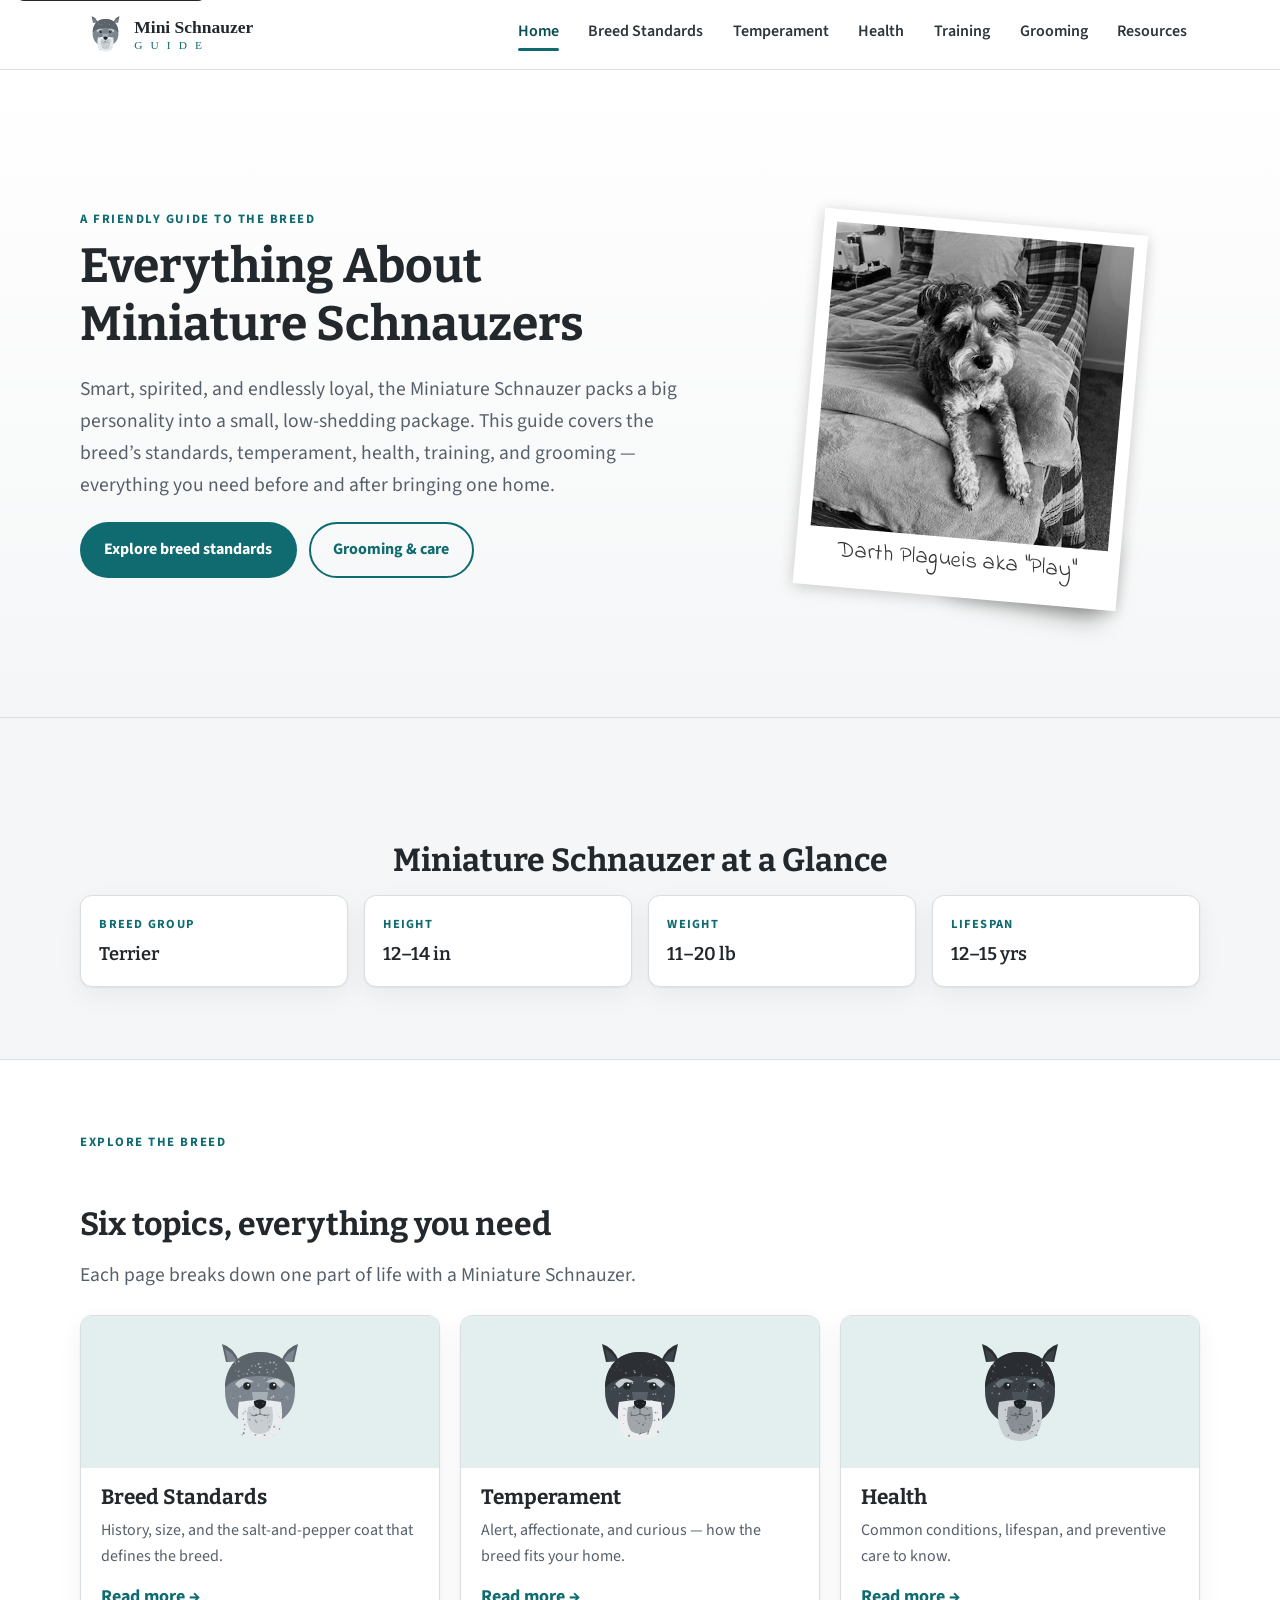
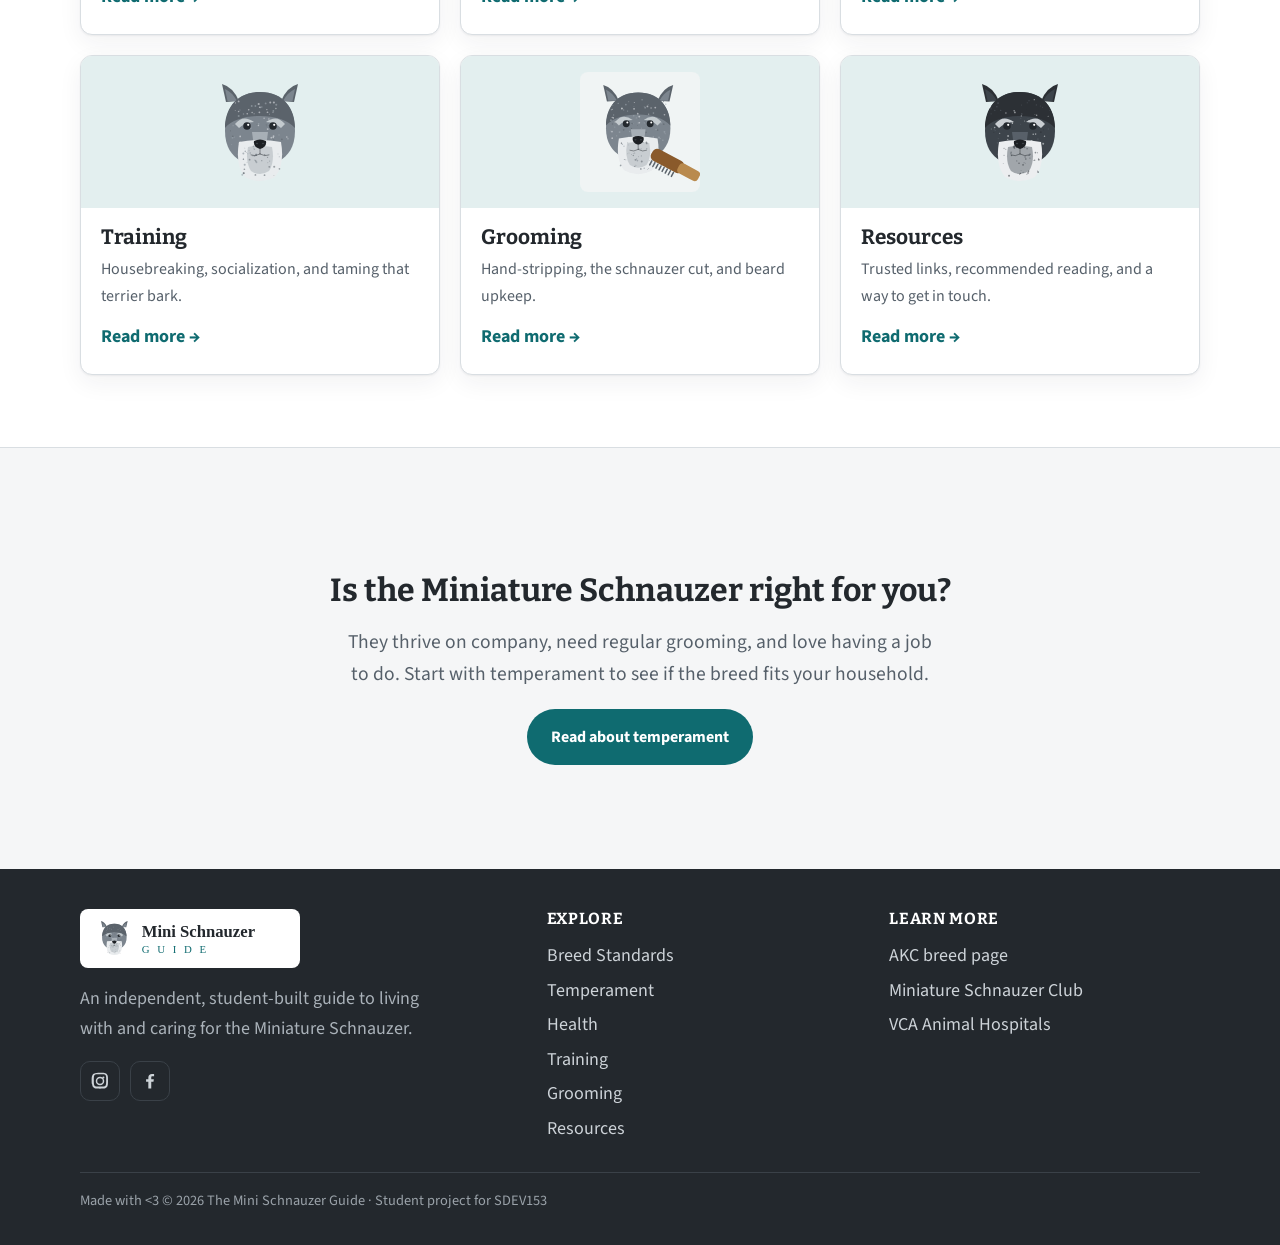
<file: index.html>
<!DOCTYPE html>
<html lang="en">
<head>
  <meta charset="UTF-8">
  <meta name="viewport" content="width=device-width, initial-scale=1">
  <title>Miniature Schnauzer Guide — Breed Standards, Temperament, Health &amp; Care</title>
  <meta name="description" content="A friendly, complete guide to the Miniature Schnauzer: breed standards, temperament, health, training, and grooming for prospective and current owners.">
  <meta name="keywords" content="Miniature Schnauzer, schnauzer breed, schnauzer care, home">
  <meta name="author" content="The Mini Schnauzer Guide">
  <!-- Open Graph / social preview (SEO) -->
  <meta property="og:type" content="website">
  <meta property="og:title" content="Miniature Schnauzer Guide — Breed Standards, Temperament, Health &amp; Care">
  <meta property="og:description" content="A friendly, complete guide to the Miniature Schnauzer: breed standards, temperament, health, training, and grooming for prospective and current owners.">
  <link rel="icon" href="images/favicon.svg" type="image/svg+xml">
  <link rel="preconnect" href="https://fonts.googleapis.com">
  <link rel="preconnect" href="https://fonts.gstatic.com" crossorigin>
  <link rel="stylesheet" href="https://fonts.googleapis.com/css2?family=Bitter:wght@500;600;700&amp;family=Source+Sans+3:wght@400;600;700&amp;display=swap">
  <link rel="stylesheet" href="css/styles.css">
  <style>
@import url('https://fonts.googleapis.com/css2?family=Indie+Flower&display=swap');
</style>
</head>
<body>
  <a class="skip-link" href="#main">Skip to main content</a>
  <header class="site-header">
    <div class="wrap site-header__inner">
      <a class="brand" href="index.html">
        <img src="images/miniature-schnauzer-logo.svg" alt="The Mini Schnauzer Guide — return to home page" width="210">
      </a>
      <button class="nav-toggle" aria-expanded="false" aria-controls="primary-nav">
        <span class="bars" aria-hidden="true"></span><span class="label">Menu</span>
      </button>
      <nav class="primary-nav" id="primary-nav" aria-label="Main">
        <ul>
          <li><a href="index.html" aria-current="page">Home</a></li>
          <li><a href="breed-standards.html">Breed Standards</a></li>
          <li><a href="temperament.html">Temperament</a></li>
          <li><a href="health.html">Health</a></li>
          <li><a href="training.html">Training</a></li>
          <li><a href="grooming.html">Grooming</a></li>
          <li><a href="resources.html">Resources</a></li>
        </ul>
      </nav>
    </div>
  </header>

  <main id="main">
    <section class="hero">
      <div class="wrap hero__grid">
        <div class="hero__copy">
          <p class="eyebrow">A friendly guide to the breed</p>
          <h1>Everything About Miniature Schnauzers</h1>
          <p class="lead">Smart, spirited, and endlessly loyal, the Miniature Schnauzer packs a big personality into a small, low-shedding package. This guide covers the breed&rsquo;s standards, temperament, health, training, and grooming &mdash; everything you need before and after bringing one home.</p>
          <div class="btn-row">
            <a class="btn btn--primary" href="breed-standards.html">Explore breed standards</a>
            <a class="btn btn--ghost" href="grooming.html">Grooming &amp; care</a>
          </div>
        </div>
        <div class="hero__art">
           <div class="item">
    <div class="polaroid"><img src="images/hero.jpeg" alt="Darth Plagueis the Wise" width="420" height="360">
      <div class="caption scribbles">Darth Plagueis aka "Play" </div>
    </div>
  </div>
          
        </div>
      </div>
    </section>

    <section class="section">
      <div class="wrap">
        <h2 class="center">Miniature Schnauzer at a Glance</h2>
        <dl class="facts">
          <div><dt>Breed group</dt><dd>Terrier</dd></div>
          <div><dt>Height</dt><dd>12&ndash;14 in</dd></div>
          <div><dt>Weight</dt><dd>11&ndash;20 lb</dd></div>
          <div><dt>Lifespan</dt><dd>12&ndash;15 yrs</dd></div>
        </dl>
      </div>
    </section>

    <section class="section section--tint">
      <div class="wrap">
        <p class="eyebrow">Explore the breed</p>
        <h2>Six topics, everything you need</h2>
        <p class="lead">Each page breaks down one part of life with a Miniature Schnauzer.</p>
        <div class="card-grid" style="margin-top:1.5rem">
        <article class="card">
          <div class="card__media"><img src="images/miniature-schnauzer-salt-pepper.svg" alt="Illustration representing breed standards" width="120" height="120"></div>
          <div class="card__body">
            <h3>Breed Standards</h3>
            <p>History, size, and the salt-and-pepper coat that defines the breed.</p>
            <a class="card__link" href="breed-standards.html">Read more<span class="sr-only"> about breed standards</span></a>
          </div>
        </article>
        <article class="card">
          <div class="card__media"><img src="images/miniature-schnauzer-black-silver.svg" alt="Illustration representing temperament" width="120" height="120"></div>
          <div class="card__body">
            <h3>Temperament</h3>
            <p>Alert, affectionate, and curious — how the breed fits your home.</p>
            <a class="card__link" href="temperament.html">Read more<span class="sr-only"> about temperament</span></a>
          </div>
        </article>
        <article class="card">
          <div class="card__media"><img src="images/miniature-schnauzer-black.svg" alt="Illustration representing health" width="120" height="120"></div>
          <div class="card__body">
            <h3>Health</h3>
            <p>Common conditions, lifespan, and preventive care to know.</p>
            <a class="card__link" href="health.html">Read more<span class="sr-only"> about health</span></a>
          </div>
        </article>
        <article class="card">
          <div class="card__media"><img src="images/miniature-schnauzer-salt-pepper.svg" alt="Illustration representing training" width="120" height="120"></div>
          <div class="card__body">
            <h3>Training</h3>
            <p>Housebreaking, socialization, and taming that terrier bark.</p>
            <a class="card__link" href="training.html">Read more<span class="sr-only"> about training</span></a>
          </div>
        </article>
        <article class="card">
          <div class="card__media"><img src="images/miniature-schnauzer-grooming.svg" alt="Illustration representing grooming" width="120" height="120"></div>
          <div class="card__body">
            <h3>Grooming</h3>
            <p>Hand-stripping, the schnauzer cut, and beard upkeep.</p>
            <a class="card__link" href="grooming.html">Read more<span class="sr-only"> about grooming</span></a>
          </div>
        </article>
        <article class="card">
          <div class="card__media"><img src="images/miniature-schnauzer-black-silver.svg" alt="Illustration representing resources" width="120" height="120"></div>
          <div class="card__body">
            <h3>Resources</h3>
            <p>Trusted links, recommended reading, and a way to get in touch.</p>
            <a class="card__link" href="resources.html">Read more<span class="sr-only"> about resources</span></a>
          </div>
        </article>
        </div>
      </div>
    </section>

    <section class="section center">
      <div class="wrap">
        <h2>Is the Miniature Schnauzer right for you?</h2>
        <p class="lead">They thrive on company, need regular grooming, and love having a job to do. Start with temperament to see if the breed fits your household.</p>
        <a class="btn btn--primary" href="temperament.html">Read about temperament</a>
      </div>
    </section>
  </main>

 <div id="footer"></div>

<script>
  fetch('footer.html')
    .then(res => res.text())
    .then(html => { document.getElementById('footer').innerHTML = html; });
</script>

  <script src="js/script.js"></script>
</body>
</html>
</file>
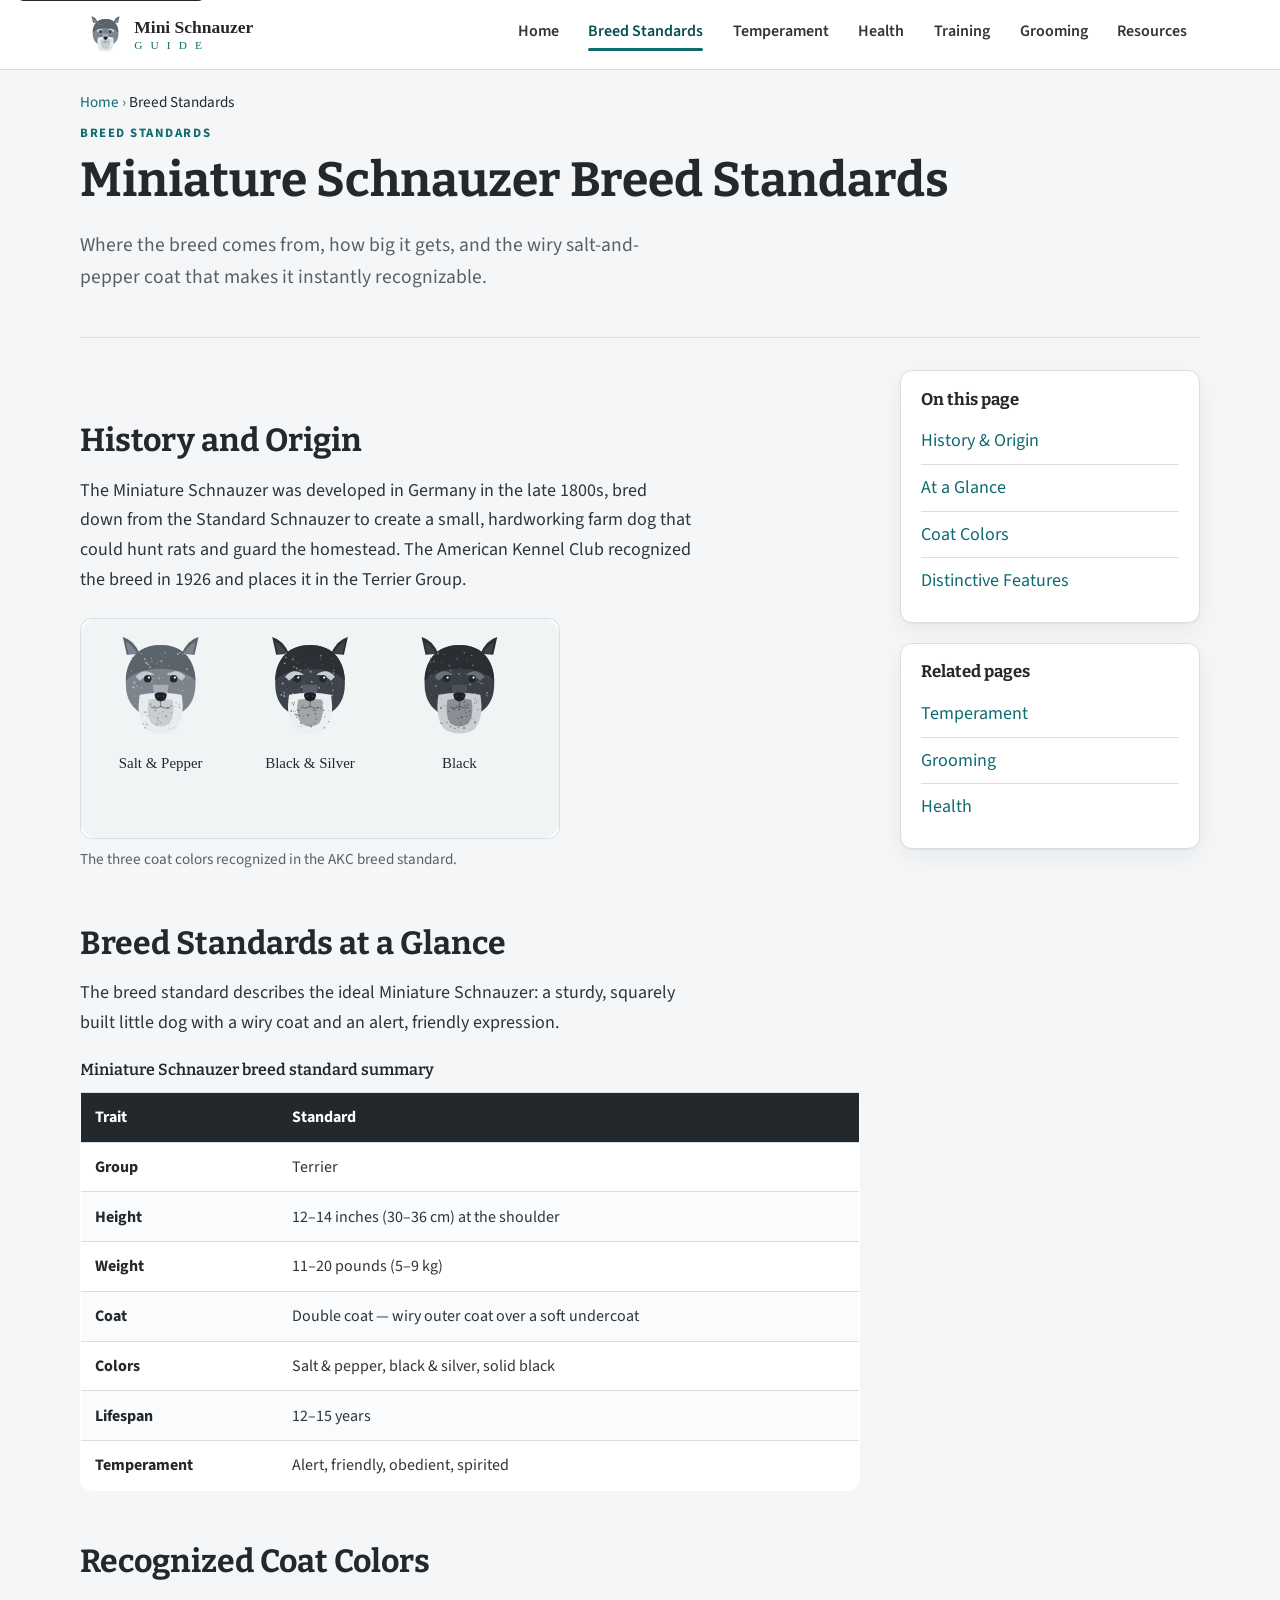
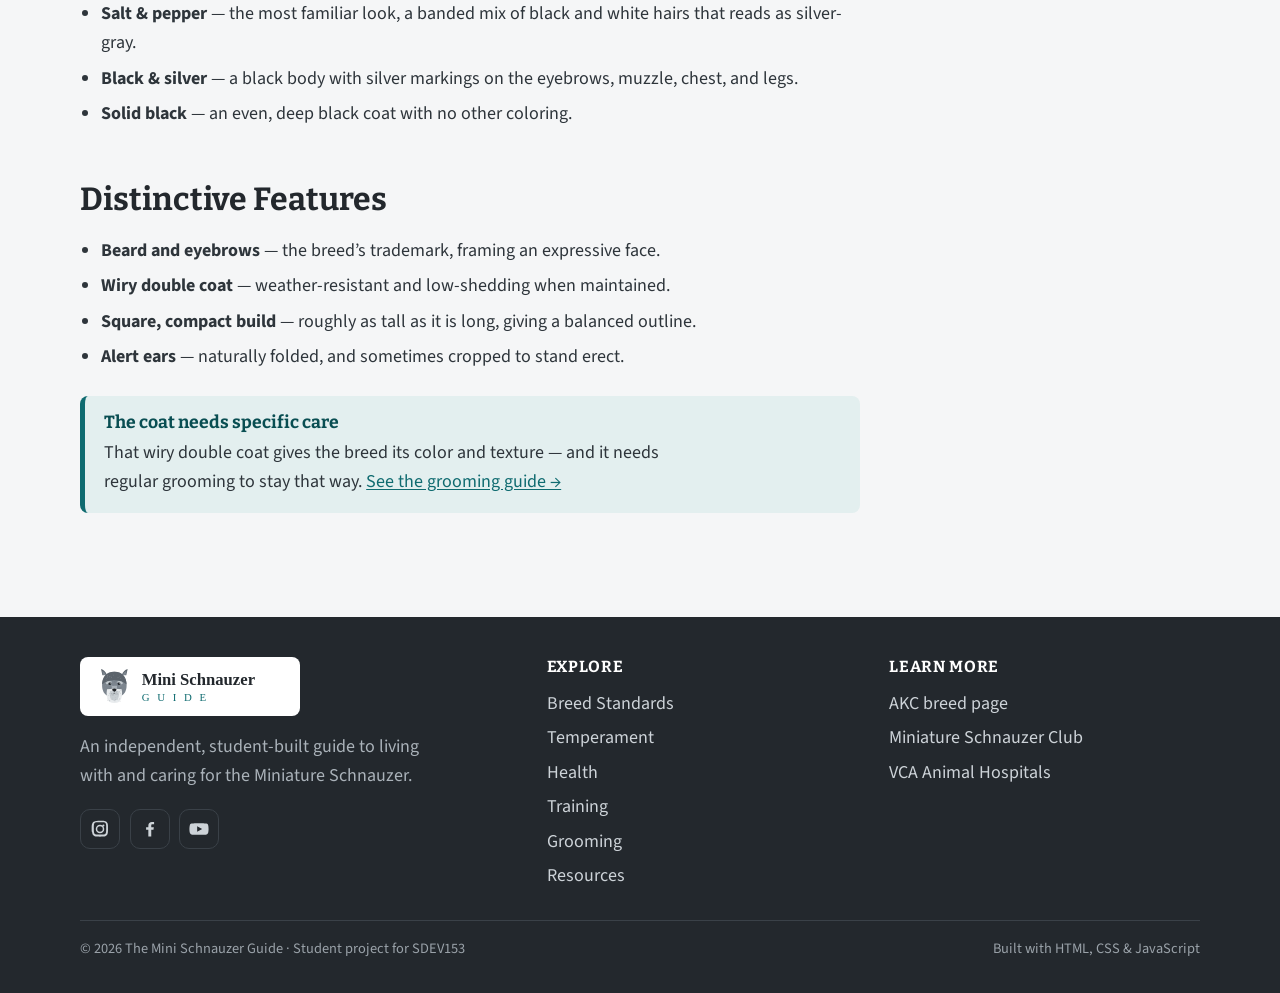
<file: breed-standards.html>
<!DOCTYPE html>
<html lang="en">
<head>
  <meta charset="UTF-8">
  <meta name="viewport" content="width=device-width, initial-scale=1">
  <title>Miniature Schnauzer Breed Standards — Size, Coat &amp; History</title>
  <meta name="description" content="Miniature Schnauzer breed standards: origin and history, AKC Terrier Group classification, size, the wiry double coat, and recognized coat colors.">
  <meta name="keywords" content="Miniature Schnauzer, schnauzer breed, schnauzer care, breed standards">
  <meta name="author" content="The Mini Schnauzer Guide">
  <!-- Open Graph / social preview (SEO) -->
  <meta property="og:type" content="website">
  <meta property="og:title" content="Miniature Schnauzer Breed Standards — Size, Coat &amp; History">
  <meta property="og:description" content="Miniature Schnauzer breed standards: origin and history, AKC Terrier Group classification, size, the wiry double coat, and recognized coat colors.">
  <link rel="icon" href="images/favicon.svg" type="image/svg+xml">
  <link rel="preconnect" href="https://fonts.googleapis.com">
  <link rel="preconnect" href="https://fonts.gstatic.com" crossorigin>
  <link rel="stylesheet" href="https://fonts.googleapis.com/css2?family=Bitter:wght@500;600;700&amp;family=Source+Sans+3:wght@400;600;700&amp;display=swap">
  <link rel="stylesheet" href="css/styles.css">
</head>
<body>
  <a class="skip-link" href="#main">Skip to main content</a>
  <header class="site-header">
    <div class="wrap site-header__inner">
      <a class="brand" href="index.html">
        <img src="images/miniature-schnauzer-logo.svg" alt="The Mini Schnauzer Guide — return to home page" width="210">
      </a>
      <button class="nav-toggle" aria-expanded="false" aria-controls="primary-nav">
        <span class="bars" aria-hidden="true"></span><span class="label">Menu</span>
      </button>
      <nav class="primary-nav" id="primary-nav" aria-label="Main">
        <ul>
          <li><a href="index.html">Home</a></li>
          <li><a href="breed-standards.html" aria-current="page">Breed Standards</a></li>
          <li><a href="temperament.html">Temperament</a></li>
          <li><a href="health.html">Health</a></li>
          <li><a href="training.html">Training</a></li>
          <li><a href="grooming.html">Grooming</a></li>
          <li><a href="resources.html">Resources</a></li>
        </ul>
      </nav>
    </div>
  </header>

  <main id="main">
    <nav class="wrap breadcrumb" aria-label="Breadcrumb">
      <a href="index.html">Home</a> &rsaquo; <span aria-current="page">Breed Standards</span>
    </nav>
    <div class="wrap page-head">
      <p class="eyebrow">Breed standards</p>
      <h1>Miniature Schnauzer Breed Standards</h1>
      <p class="lead">Where the breed comes from, how big it gets, and the wiry salt-and-pepper coat that makes it instantly recognizable.</p>
    </div>
    <div class="wrap content-layout">
      <article class="prose">
        <section id="history">
          <h2>History and Origin</h2>
          <p>The Miniature Schnauzer was developed in Germany in the late 1800s, bred down from the Standard Schnauzer to create a small, hardworking farm dog that could hunt rats and guard the homestead. The American Kennel Club recognized the breed in 1926 and places it in the Terrier Group.</p>
          <figure>
            <img src="images/miniature-schnauzer-coat-colors.svg" alt="Three Miniature Schnauzers side by side showing the salt-and-pepper, black-and-silver, and solid black coat colors" width="480" height="220">
            <figcaption>The three coat colors recognized in the AKC breed standard.</figcaption>
          </figure>
        </section>
        <section id="glance">
          <h2>Breed Standards at a Glance</h2>
          <p>The breed standard describes the ideal Miniature Schnauzer: a sturdy, squarely built little dog with a wiry coat and an alert, friendly expression.</p>
          <div class="table-scroll">
            <table class="data">
              <caption>Miniature Schnauzer breed standard summary</caption>
              <thead>
                <tr><th scope="col">Trait</th><th scope="col">Standard</th></tr>
              </thead>
              <tbody>
                <tr><th scope="row">Group</th><td>Terrier</td></tr>
                <tr><th scope="row">Height</th><td>12&ndash;14 inches (30&ndash;36 cm) at the shoulder</td></tr>
                <tr><th scope="row">Weight</th><td>11&ndash;20 pounds (5&ndash;9 kg)</td></tr>
                <tr><th scope="row">Coat</th><td>Double coat &mdash; wiry outer coat over a soft undercoat</td></tr>
                <tr><th scope="row">Colors</th><td>Salt &amp; pepper, black &amp; silver, solid black</td></tr>
                <tr><th scope="row">Lifespan</th><td>12&ndash;15 years</td></tr>
                <tr><th scope="row">Temperament</th><td>Alert, friendly, obedient, spirited</td></tr>
              </tbody>
            </table>
          </div>
        </section>
        <section id="colors">
          <h2>Recognized Coat Colors</h2>
          <ul>
            <li><strong>Salt &amp; pepper</strong> &mdash; the most familiar look, a banded mix of black and white hairs that reads as silver-gray.</li>
            <li><strong>Black &amp; silver</strong> &mdash; a black body with silver markings on the eyebrows, muzzle, chest, and legs.</li>
            <li><strong>Solid black</strong> &mdash; an even, deep black coat with no other coloring.</li>
          </ul>
        </section>
        <section id="features">
          <h2>Distinctive Features</h2>
          <ul>
            <li><strong>Beard and eyebrows</strong> &mdash; the breed&rsquo;s trademark, framing an expressive face.</li>
            <li><strong>Wiry double coat</strong> &mdash; weather-resistant and low-shedding when maintained.</li>
            <li><strong>Square, compact build</strong> &mdash; roughly as tall as it is long, giving a balanced outline.</li>
            <li><strong>Alert ears</strong> &mdash; naturally folded, and sometimes cropped to stand erect.</li>
          </ul>
        </section>
        <div class="callout">
          <h3>The coat needs specific care</h3>
          <p>That wiry double coat gives the breed its color and texture &mdash; and it needs regular grooming to stay that way. <a href="grooming.html">See the grooming guide &rarr;</a></p>
        </div>
      </article>
      <aside class="sidebar">
        <div class="side-card">
          <h2>On this page</h2>
          <ul>
            <li><a href="#history">History &amp; Origin</a></li>
            <li><a href="#glance">At a Glance</a></li>
            <li><a href="#colors">Coat Colors</a></li>
            <li><a href="#features">Distinctive Features</a></li>
          </ul>
        </div>
        <div class="side-card">
          <h2>Related pages</h2>
          <ul>
            <li><a href="temperament.html">Temperament</a></li>
            <li><a href="grooming.html">Grooming</a></li>
            <li><a href="health.html">Health</a></li>
          </ul>
        </div>
      </aside>
    </div>
  </main>

  <footer class="site-footer">
    <div class="wrap footer-grid">
      <div>
        <img src="images/miniature-schnauzer-logo.svg" alt="The Mini Schnauzer Guide" style="width:220px;background:#fff;border-radius:8px;padding:6px 10px">
        <p style="color:#aab2b9;max-width:38ch;margin-top:1rem">An independent, student-built guide to living with and caring for the Miniature Schnauzer.</p>
        <div class="social" aria-label="Social media">
          <a href="https://www.instagram.com/" target="_blank" rel="noopener noreferrer"><span class="sr-only">Instagram</span><svg viewBox="0 0 24 24" aria-hidden="true"><path d="M12 2c2.7 0 3 0 4.1.1 1 .1 1.7.2 2.3.5.6.2 1.1.5 1.6 1 .5.5.8 1 1 1.6.3.6.4 1.3.5 2.3.1 1.1.1 1.4.1 4.1s0 3-.1 4.1c-.1 1-.2 1.7-.5 2.3-.2.6-.5 1.1-1 1.6-.5.5-1 .8-1.6 1-.6.3-1.3.4-2.3.5-1.1.1-1.4.1-4.1.1s-3 0-4.1-.1c-1-.1-1.7-.2-2.3-.5-.6-.2-1.1-.5-1.6-1-.5-.5-.8-1-1-1.6-.3-.6-.4-1.3-.5-2.3C2 15 2 14.7 2 12s0-3 .1-4.1c.1-1 .2-1.7.5-2.3.2-.6.5-1.1 1-1.6.5-.5 1-.8 1.6-1 .6-.3 1.3-.4 2.3-.5C9 2 9.3 2 12 2Zm0 1.8c-2.7 0-3 0-3.9.1-.9 0-1.3.2-1.6.3-.4.1-.7.3-.9.6-.3.2-.5.5-.6.9-.1.3-.3.7-.3 1.6-.1.9-.1 1.2-.1 3.9s0 3 .1 3.9c0 .9.2 1.3.3 1.6.1.4.3.7.6.9.2.3.5.5.9.6.3.1.7.3 1.6.3.9.1 1.2.1 3.9.1s3 0 3.9-.1c.9 0 1.3-.2 1.6-.3.4-.1.7-.3.9-.6.3-.2.5-.5.6-.9.1-.3.3-.7.3-1.6.1-.9.1-1.2.1-3.9s0-3-.1-3.9c0-.9-.2-1.3-.3-1.6-.1-.4-.3-.7-.6-.9-.2-.3-.5-.5-.9-.6-.3-.1-.7-.3-1.6-.3-.9-.1-1.2-.1-3.9-.1Zm0 3.1a5.1 5.1 0 1 1 0 10.2 5.1 5.1 0 0 1 0-10.2Zm0 1.8a3.3 3.3 0 1 0 0 6.6 3.3 3.3 0 0 0 0-6.6Zm5.3-.9a1.2 1.2 0 1 1-2.4 0 1.2 1.2 0 0 1 2.4 0Z"/></svg><span class="sr-only"> (opens in a new tab)</span></a>
          <a href="https://www.facebook.com/" target="_blank" rel="noopener noreferrer"><span class="sr-only">Facebook</span><svg viewBox="0 0 24 24" aria-hidden="true"><path d="M13.5 21v-8h2.7l.4-3.1h-3.1V7.9c0-.9.3-1.5 1.6-1.5h1.8V3.7c-.3 0-1.4-.1-2.6-.1-2.5 0-4.3 1.6-4.3 4.4v2H7.3V13h2.7v8h3.5Z"/></svg><span class="sr-only"> (opens in a new tab)</span></a>
          <a href="https://www.youtube.com/" target="_blank" rel="noopener noreferrer"><span class="sr-only">YouTube</span><svg viewBox="0 0 24 24" aria-hidden="true"><path d="M23 7.5c-.3-1-1-1.8-2-2C19.1 5 12 5 12 5s-7.1 0-9 .5c-1 .3-1.8 1-2 2C.5 9.4.5 12 .5 12s0 2.6.5 4.5c.3 1 1 1.8 2 2C4.9 19 12 19 12 19s7.1 0 9-.5c1-.3 1.8-1 2-2 .5-1.9.5-4.5.5-4.5s0-2.6-.5-4.5ZM9.8 15.3V8.7l6 3.3-6 3.3Z"/></svg><span class="sr-only"> (opens in a new tab)</span></a>
        </div>
      </div>
      <nav aria-label="Footer">
        <h2>Explore</h2>
        <ul>
            <li><a href="breed-standards.html">Breed Standards</a></li>
            <li><a href="temperament.html">Temperament</a></li>
            <li><a href="health.html">Health</a></li>
            <li><a href="training.html">Training</a></li>
            <li><a href="grooming.html">Grooming</a></li>
            <li><a href="resources.html">Resources</a></li>
        </ul>
      </nav>
      <div>
        <h2>Learn more</h2>
        <ul>
          <li><a href="https://www.akc.org/dog-breeds/miniature-schnauzer/" target="_blank" rel="noopener noreferrer">AKC breed page<span class="sr-only"> (opens in a new tab)</span></a></li>
          <li><a href="https://amsc.us/" target="_blank" rel="noopener noreferrer">Miniature Schnauzer Club<span class="sr-only"> (opens in a new tab)</span></a></li>
          <li><a href="https://vcahospitals.com/" target="_blank" rel="noopener noreferrer">VCA Animal Hospitals<span class="sr-only"> (opens in a new tab)</span></a></li>
        </ul>
      </div>
    </div>
    <div class="wrap footer-bottom">
      <span>&copy; <span id="year">2026</span> The Mini Schnauzer Guide &middot; Student project for SDEV153</span>
      <span>Built with HTML, CSS &amp; JavaScript</span>
    </div>
  </footer>

  <script src="js/script.js"></script>
</body>
</html>
</file>
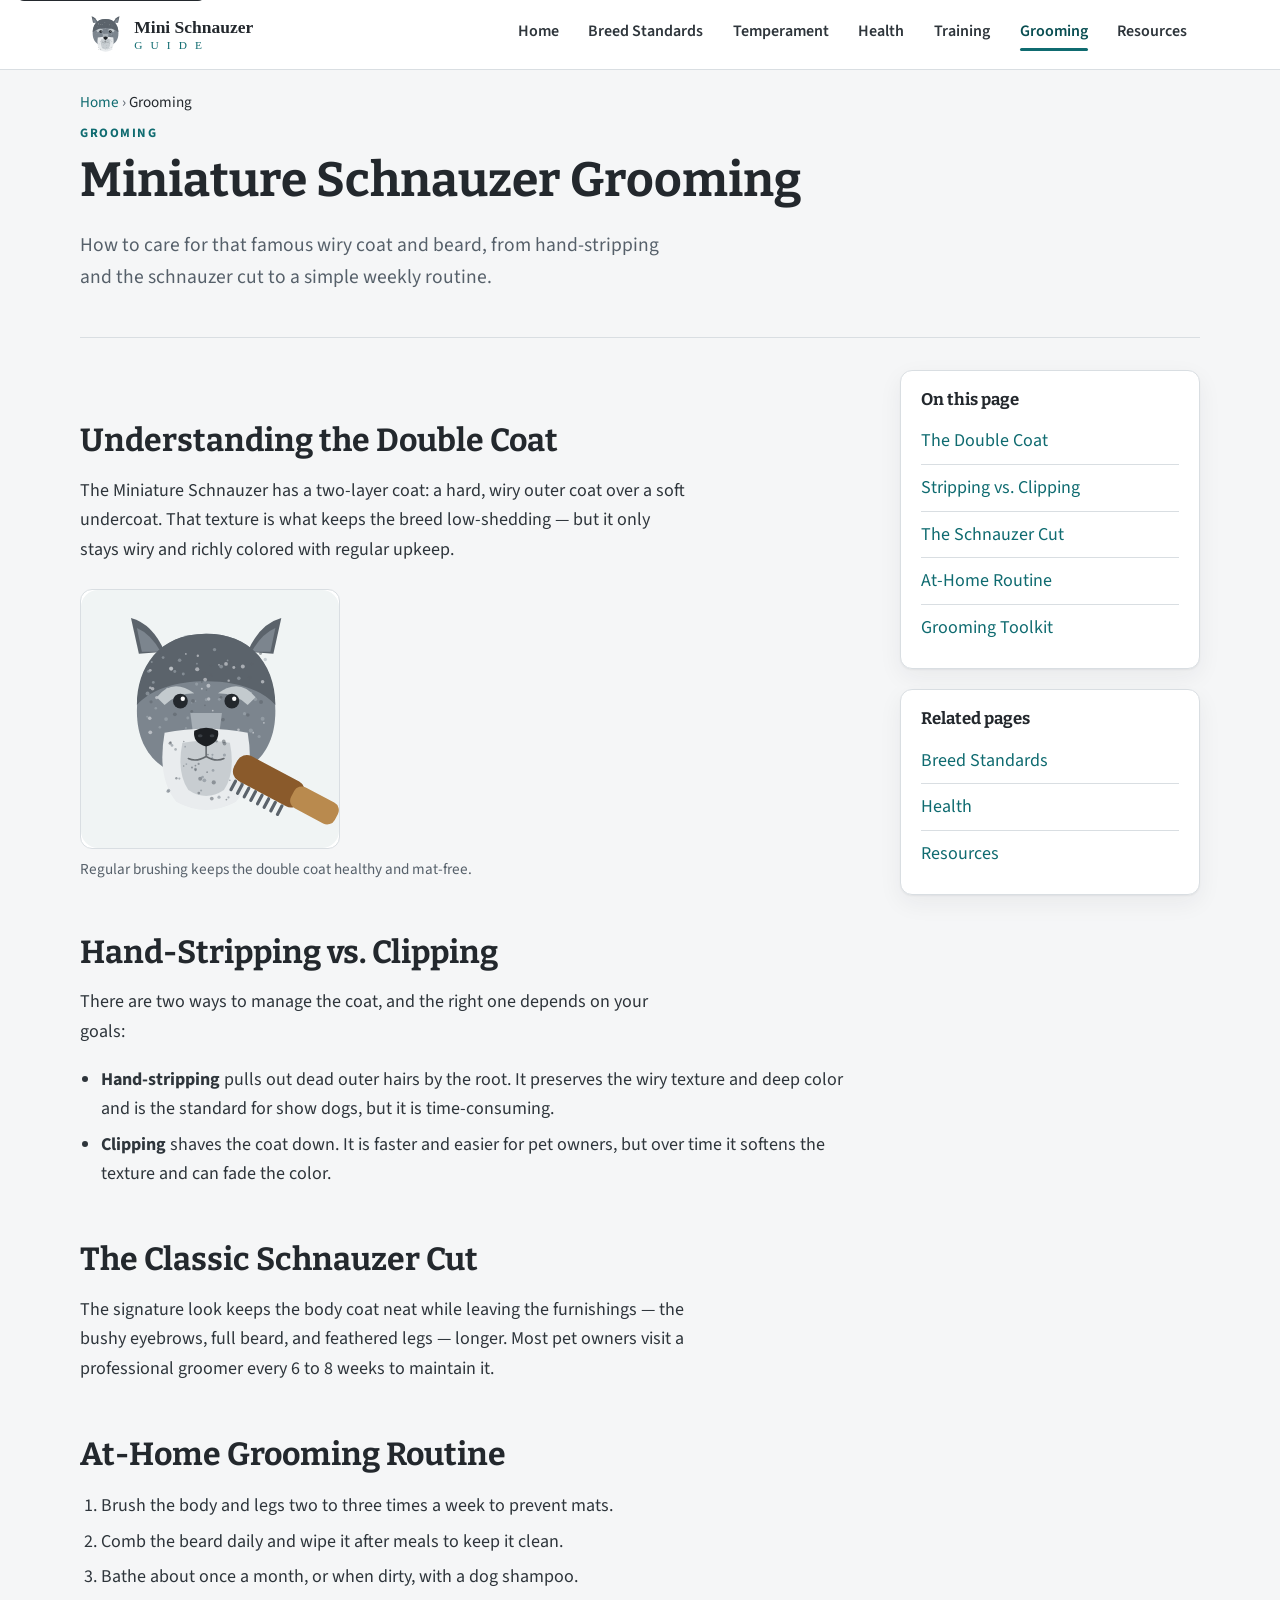
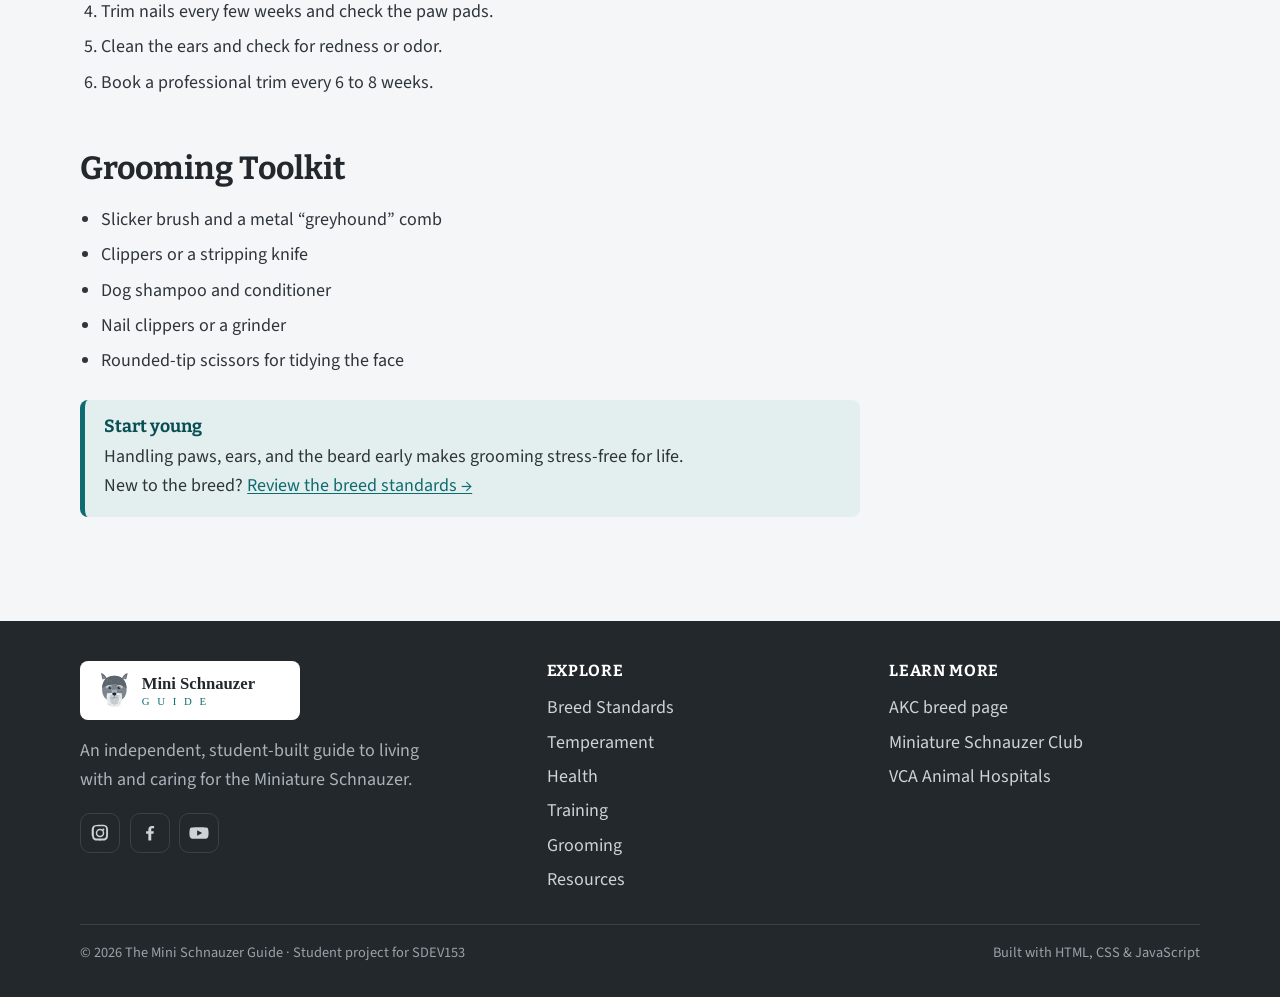
<file: grooming.html>
<!DOCTYPE html>
<html lang="en">
<head>
  <meta charset="UTF-8">
  <meta name="viewport" content="width=device-width, initial-scale=1">
  <title>Miniature Schnauzer Grooming — Coat Care &amp; the Schnauzer Cut</title>
  <meta name="description" content="Miniature Schnauzer grooming guide: caring for the wiry double coat, hand-stripping vs. clipping, the classic schnauzer cut, and an at-home routine.">
  <meta name="keywords" content="Miniature Schnauzer, schnauzer breed, schnauzer care, grooming">
  <meta name="author" content="The Mini Schnauzer Guide">
  <!-- Open Graph / social preview (SEO) -->
  <meta property="og:type" content="website">
  <meta property="og:title" content="Miniature Schnauzer Grooming — Coat Care &amp; the Schnauzer Cut">
  <meta property="og:description" content="Miniature Schnauzer grooming guide: caring for the wiry double coat, hand-stripping vs. clipping, the classic schnauzer cut, and an at-home routine.">
  <link rel="icon" href="images/favicon.svg" type="image/svg+xml">
  <link rel="preconnect" href="https://fonts.googleapis.com">
  <link rel="preconnect" href="https://fonts.gstatic.com" crossorigin>
  <link rel="stylesheet" href="https://fonts.googleapis.com/css2?family=Bitter:wght@500;600;700&amp;family=Source+Sans+3:wght@400;600;700&amp;display=swap">
  <link rel="stylesheet" href="css/styles.css">
</head>
<body>
  <a class="skip-link" href="#main">Skip to main content</a>
  <header class="site-header">
    <div class="wrap site-header__inner">
      <a class="brand" href="index.html">
        <img src="images/miniature-schnauzer-logo.svg" alt="The Mini Schnauzer Guide — return to home page" width="210">
      </a>
      <button class="nav-toggle" aria-expanded="false" aria-controls="primary-nav">
        <span class="bars" aria-hidden="true"></span><span class="label">Menu</span>
      </button>
      <nav class="primary-nav" id="primary-nav" aria-label="Main">
        <ul>
          <li><a href="index.html">Home</a></li>
          <li><a href="breed-standards.html">Breed Standards</a></li>
          <li><a href="temperament.html">Temperament</a></li>
          <li><a href="health.html">Health</a></li>
          <li><a href="training.html">Training</a></li>
          <li><a href="grooming.html" aria-current="page">Grooming</a></li>
          <li><a href="resources.html">Resources</a></li>
        </ul>
      </nav>
    </div>
  </header>

  <main id="main">
    <nav class="wrap breadcrumb" aria-label="Breadcrumb">
      <a href="index.html">Home</a> &rsaquo; <span aria-current="page">Grooming</span>
    </nav>
    <div class="wrap page-head">
      <p class="eyebrow">Grooming</p>
      <h1>Miniature Schnauzer Grooming</h1>
      <p class="lead">How to care for that famous wiry coat and beard, from hand-stripping and the schnauzer cut to a simple weekly routine.</p>
    </div>
    <div class="wrap content-layout">
      <article class="prose">
        <section id="coat">
          <h2>Understanding the Double Coat</h2>
          <p>The Miniature Schnauzer has a two-layer coat: a hard, wiry outer coat over a soft undercoat. That texture is what keeps the breed low-shedding &mdash; but it only stays wiry and richly colored with regular upkeep.</p>
          <figure>
            <img src="images/miniature-schnauzer-grooming.svg" alt="Illustration of a Miniature Schnauzer being brushed, showing its wiry coat and full beard" width="240" height="240" style="width:260px">
            <figcaption>Regular brushing keeps the double coat healthy and mat-free.</figcaption>
          </figure>
        </section>
        <section id="stripping">
          <h2>Hand-Stripping vs. Clipping</h2>
          <p>There are two ways to manage the coat, and the right one depends on your goals:</p>
          <ul>
            <li><strong>Hand-stripping</strong> pulls out dead outer hairs by the root. It preserves the wiry texture and deep color and is the standard for show dogs, but it is time-consuming.</li>
            <li><strong>Clipping</strong> shaves the coat down. It is faster and easier for pet owners, but over time it softens the texture and can fade the color.</li>
          </ul>
        </section>
        <section id="cut">
          <h2>The Classic Schnauzer Cut</h2>
          <p>The signature look keeps the body coat neat while leaving the furnishings &mdash; the bushy eyebrows, full beard, and feathered legs &mdash; longer. Most pet owners visit a professional groomer every 6 to 8 weeks to maintain it.</p>
        </section>
        <section id="routine">
          <h2>At-Home Grooming Routine</h2>
          <ol>
            <li>Brush the body and legs two to three times a week to prevent mats.</li>
            <li>Comb the beard daily and wipe it after meals to keep it clean.</li>
            <li>Bathe about once a month, or when dirty, with a dog shampoo.</li>
            <li>Trim nails every few weeks and check the paw pads.</li>
            <li>Clean the ears and check for redness or odor.</li>
            <li>Book a professional trim every 6 to 8 weeks.</li>
          </ol>
        </section>
        <section id="toolkit">
          <h2>Grooming Toolkit</h2>
          <ul>
            <li>Slicker brush and a metal &ldquo;greyhound&rdquo; comb</li>
            <li>Clippers or a stripping knife</li>
            <li>Dog shampoo and conditioner</li>
            <li>Nail clippers or a grinder</li>
            <li>Rounded-tip scissors for tidying the face</li>
          </ul>
        </section>
        <div class="callout">
          <h3>Start young</h3>
          <p>Handling paws, ears, and the beard early makes grooming stress-free for life. New to the breed? <a href="breed-standards.html">Review the breed standards &rarr;</a></p>
        </div>
      </article>
      <aside class="sidebar">
        <div class="side-card">
          <h2>On this page</h2>
          <ul>
            <li><a href="#coat">The Double Coat</a></li>
            <li><a href="#stripping">Stripping vs. Clipping</a></li>
            <li><a href="#cut">The Schnauzer Cut</a></li>
            <li><a href="#routine">At-Home Routine</a></li>
            <li><a href="#toolkit">Grooming Toolkit</a></li>
          </ul>
        </div>
        <div class="side-card">
          <h2>Related pages</h2>
          <ul>
            <li><a href="breed-standards.html">Breed Standards</a></li>
            <li><a href="health.html">Health</a></li>
            <li><a href="resources.html">Resources</a></li>
          </ul>
        </div>
      </aside>
    </div>
  </main>

  <footer class="site-footer">
    <div class="wrap footer-grid">
      <div>
        <img src="images/miniature-schnauzer-logo.svg" alt="The Mini Schnauzer Guide" style="width:220px;background:#fff;border-radius:8px;padding:6px 10px">
        <p style="color:#aab2b9;max-width:38ch;margin-top:1rem">An independent, student-built guide to living with and caring for the Miniature Schnauzer.</p>
        <div class="social" aria-label="Social media">
          <a href="https://www.instagram.com/" target="_blank" rel="noopener noreferrer"><span class="sr-only">Instagram</span><svg viewBox="0 0 24 24" aria-hidden="true"><path d="M12 2c2.7 0 3 0 4.1.1 1 .1 1.7.2 2.3.5.6.2 1.1.5 1.6 1 .5.5.8 1 1 1.6.3.6.4 1.3.5 2.3.1 1.1.1 1.4.1 4.1s0 3-.1 4.1c-.1 1-.2 1.7-.5 2.3-.2.6-.5 1.1-1 1.6-.5.5-1 .8-1.6 1-.6.3-1.3.4-2.3.5-1.1.1-1.4.1-4.1.1s-3 0-4.1-.1c-1-.1-1.7-.2-2.3-.5-.6-.2-1.1-.5-1.6-1-.5-.5-.8-1-1-1.6-.3-.6-.4-1.3-.5-2.3C2 15 2 14.7 2 12s0-3 .1-4.1c.1-1 .2-1.7.5-2.3.2-.6.5-1.1 1-1.6.5-.5 1-.8 1.6-1 .6-.3 1.3-.4 2.3-.5C9 2 9.3 2 12 2Zm0 1.8c-2.7 0-3 0-3.9.1-.9 0-1.3.2-1.6.3-.4.1-.7.3-.9.6-.3.2-.5.5-.6.9-.1.3-.3.7-.3 1.6-.1.9-.1 1.2-.1 3.9s0 3 .1 3.9c0 .9.2 1.3.3 1.6.1.4.3.7.6.9.2.3.5.5.9.6.3.1.7.3 1.6.3.9.1 1.2.1 3.9.1s3 0 3.9-.1c.9 0 1.3-.2 1.6-.3.4-.1.7-.3.9-.6.3-.2.5-.5.6-.9.1-.3.3-.7.3-1.6.1-.9.1-1.2.1-3.9s0-3-.1-3.9c0-.9-.2-1.3-.3-1.6-.1-.4-.3-.7-.6-.9-.2-.3-.5-.5-.9-.6-.3-.1-.7-.3-1.6-.3-.9-.1-1.2-.1-3.9-.1Zm0 3.1a5.1 5.1 0 1 1 0 10.2 5.1 5.1 0 0 1 0-10.2Zm0 1.8a3.3 3.3 0 1 0 0 6.6 3.3 3.3 0 0 0 0-6.6Zm5.3-.9a1.2 1.2 0 1 1-2.4 0 1.2 1.2 0 0 1 2.4 0Z"/></svg><span class="sr-only"> (opens in a new tab)</span></a>
          <a href="https://www.facebook.com/" target="_blank" rel="noopener noreferrer"><span class="sr-only">Facebook</span><svg viewBox="0 0 24 24" aria-hidden="true"><path d="M13.5 21v-8h2.7l.4-3.1h-3.1V7.9c0-.9.3-1.5 1.6-1.5h1.8V3.7c-.3 0-1.4-.1-2.6-.1-2.5 0-4.3 1.6-4.3 4.4v2H7.3V13h2.7v8h3.5Z"/></svg><span class="sr-only"> (opens in a new tab)</span></a>
          <a href="https://www.youtube.com/" target="_blank" rel="noopener noreferrer"><span class="sr-only">YouTube</span><svg viewBox="0 0 24 24" aria-hidden="true"><path d="M23 7.5c-.3-1-1-1.8-2-2C19.1 5 12 5 12 5s-7.1 0-9 .5c-1 .3-1.8 1-2 2C.5 9.4.5 12 .5 12s0 2.6.5 4.5c.3 1 1 1.8 2 2C4.9 19 12 19 12 19s7.1 0 9-.5c1-.3 1.8-1 2-2 .5-1.9.5-4.5.5-4.5s0-2.6-.5-4.5ZM9.8 15.3V8.7l6 3.3-6 3.3Z"/></svg><span class="sr-only"> (opens in a new tab)</span></a>
        </div>
      </div>
      <nav aria-label="Footer">
        <h2>Explore</h2>
        <ul>
            <li><a href="breed-standards.html">Breed Standards</a></li>
            <li><a href="temperament.html">Temperament</a></li>
            <li><a href="health.html">Health</a></li>
            <li><a href="training.html">Training</a></li>
            <li><a href="grooming.html">Grooming</a></li>
            <li><a href="resources.html">Resources</a></li>
        </ul>
      </nav>
      <div>
        <h2>Learn more</h2>
        <ul>
          <li><a href="https://www.akc.org/dog-breeds/miniature-schnauzer/" target="_blank" rel="noopener noreferrer">AKC breed page<span class="sr-only"> (opens in a new tab)</span></a></li>
          <li><a href="https://amsc.us/" target="_blank" rel="noopener noreferrer">Miniature Schnauzer Club<span class="sr-only"> (opens in a new tab)</span></a></li>
          <li><a href="https://vcahospitals.com/" target="_blank" rel="noopener noreferrer">VCA Animal Hospitals<span class="sr-only"> (opens in a new tab)</span></a></li>
        </ul>
      </div>
    </div>
    <div class="wrap footer-bottom">
      <span>&copy; <span id="year">2026</span> The Mini Schnauzer Guide &middot; Student project for SDEV153</span>
      <span>Built with HTML, CSS &amp; JavaScript</span>
    </div>
  </footer>

  <script src="js/script.js"></script>
</body>
</html>
</file>
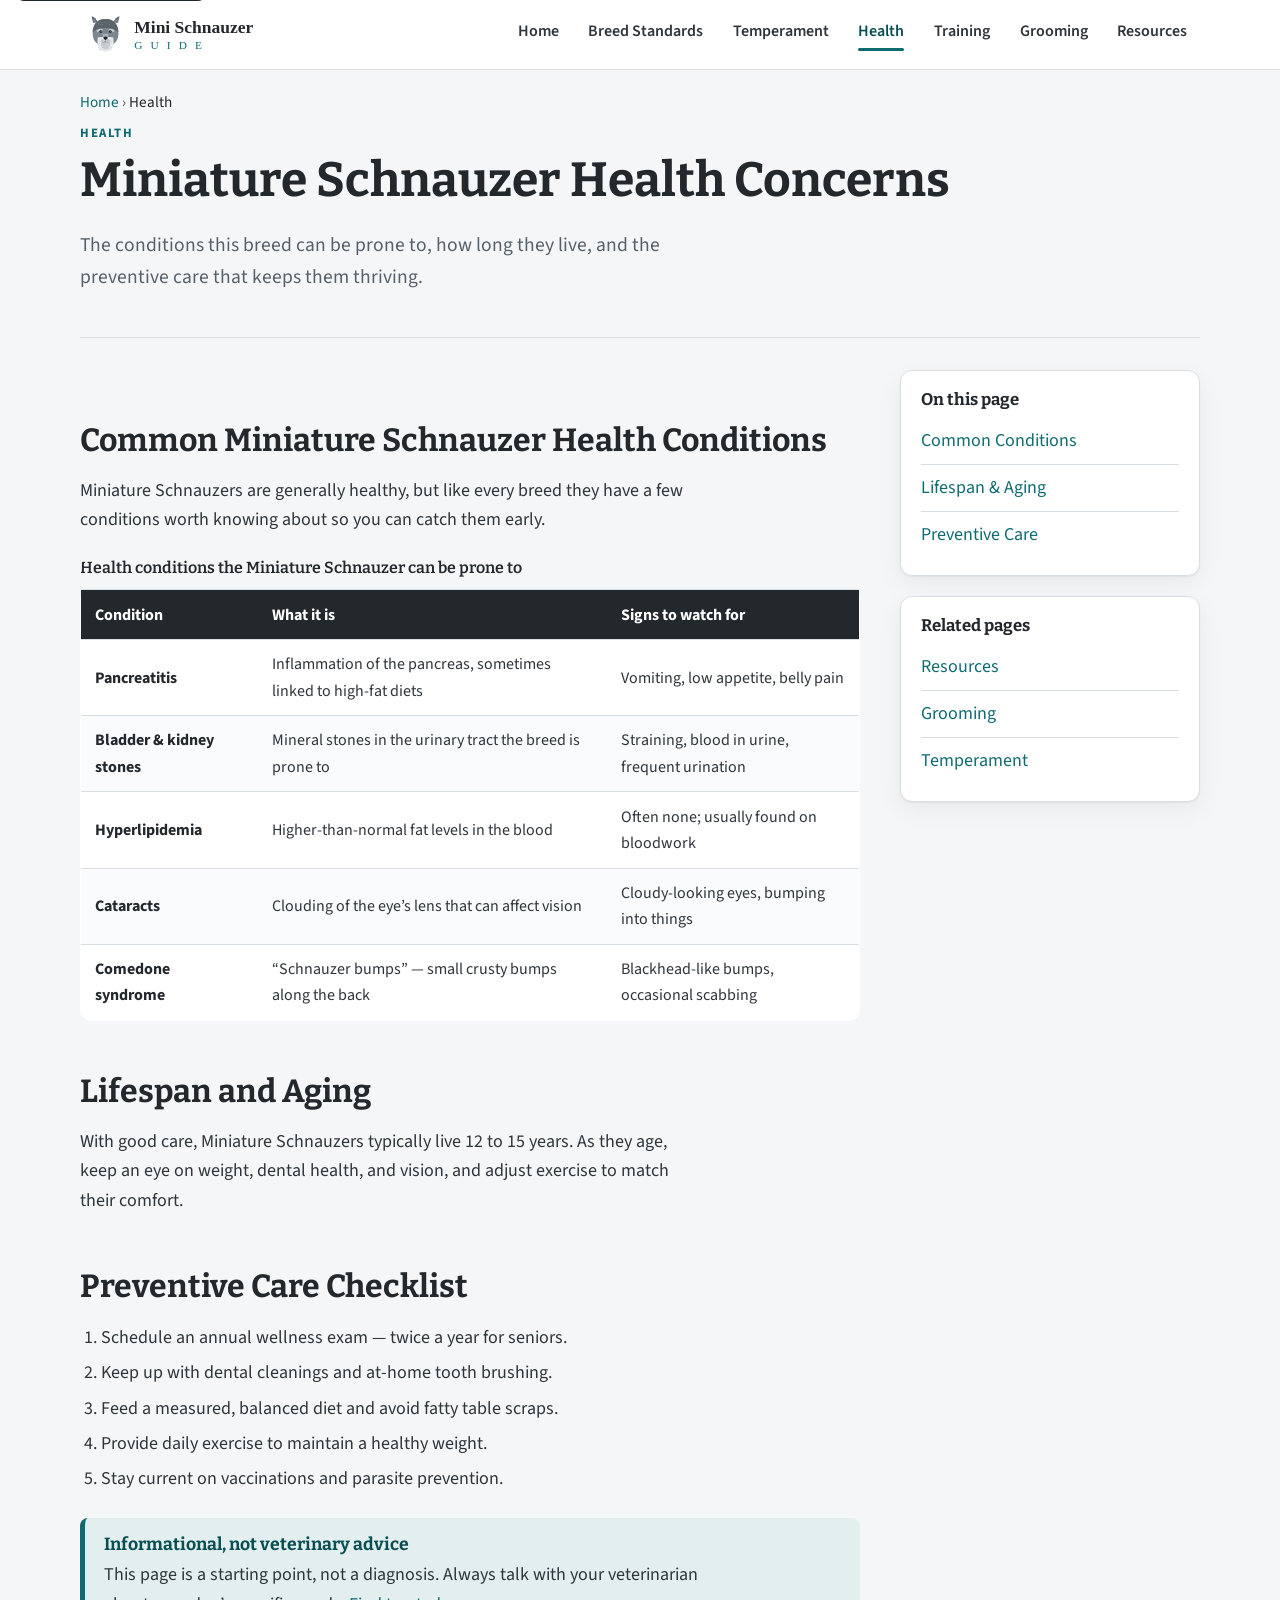
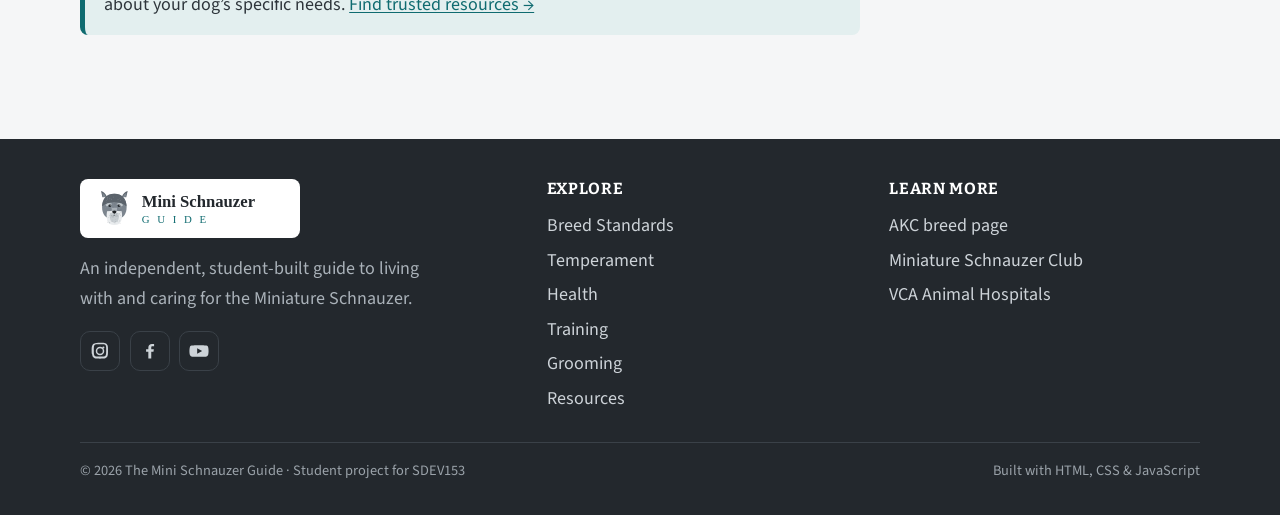
<file: health.html>
<!DOCTYPE html>
<html lang="en">
<head>
  <meta charset="UTF-8">
  <meta name="viewport" content="width=device-width, initial-scale=1">
  <title>Miniature Schnauzer Health — Common Conditions &amp; Care</title>
  <meta name="description" content="Miniature Schnauzer health guide: common conditions like pancreatitis and bladder stones, typical lifespan, and a preventive care checklist.">
  <meta name="keywords" content="Miniature Schnauzer, schnauzer breed, schnauzer care, health">
  <meta name="author" content="The Mini Schnauzer Guide">
  <!-- Open Graph / social preview (SEO) -->
  <meta property="og:type" content="website">
  <meta property="og:title" content="Miniature Schnauzer Health — Common Conditions &amp; Care">
  <meta property="og:description" content="Miniature Schnauzer health guide: common conditions like pancreatitis and bladder stones, typical lifespan, and a preventive care checklist.">
  <link rel="icon" href="images/favicon.svg" type="image/svg+xml">
  <link rel="preconnect" href="https://fonts.googleapis.com">
  <link rel="preconnect" href="https://fonts.gstatic.com" crossorigin>
  <link rel="stylesheet" href="https://fonts.googleapis.com/css2?family=Bitter:wght@500;600;700&amp;family=Source+Sans+3:wght@400;600;700&amp;display=swap">
  <link rel="stylesheet" href="css/styles.css">
</head>
<body>
  <a class="skip-link" href="#main">Skip to main content</a>
  <header class="site-header">
    <div class="wrap site-header__inner">
      <a class="brand" href="index.html">
        <img src="images/miniature-schnauzer-logo.svg" alt="The Mini Schnauzer Guide — return to home page" width="210">
      </a>
      <button class="nav-toggle" aria-expanded="false" aria-controls="primary-nav">
        <span class="bars" aria-hidden="true"></span><span class="label">Menu</span>
      </button>
      <nav class="primary-nav" id="primary-nav" aria-label="Main">
        <ul>
          <li><a href="index.html">Home</a></li>
          <li><a href="breed-standards.html">Breed Standards</a></li>
          <li><a href="temperament.html">Temperament</a></li>
          <li><a href="health.html" aria-current="page">Health</a></li>
          <li><a href="training.html">Training</a></li>
          <li><a href="grooming.html">Grooming</a></li>
          <li><a href="resources.html">Resources</a></li>
        </ul>
      </nav>
    </div>
  </header>

  <main id="main">
    <nav class="wrap breadcrumb" aria-label="Breadcrumb">
      <a href="index.html">Home</a> &rsaquo; <span aria-current="page">Health</span>
    </nav>
    <div class="wrap page-head">
      <p class="eyebrow">Health</p>
      <h1>Miniature Schnauzer Health Concerns</h1>
      <p class="lead">The conditions this breed can be prone to, how long they live, and the preventive care that keeps them thriving.</p>
    </div>
    <div class="wrap content-layout">
      <article class="prose">
        <section id="conditions">
          <h2>Common Miniature Schnauzer Health Conditions</h2>
          <p>Miniature Schnauzers are generally healthy, but like every breed they have a few conditions worth knowing about so you can catch them early.</p>
          <div class="table-scroll">
            <table class="data">
              <caption>Health conditions the Miniature Schnauzer can be prone to</caption>
              <thead>
                <tr><th scope="col">Condition</th><th scope="col">What it is</th><th scope="col">Signs to watch for</th></tr>
              </thead>
              <tbody>
                <tr><th scope="row">Pancreatitis</th><td>Inflammation of the pancreas, sometimes linked to high-fat diets</td><td>Vomiting, low appetite, belly pain</td></tr>
                <tr><th scope="row">Bladder &amp; kidney stones</th><td>Mineral stones in the urinary tract the breed is prone to</td><td>Straining, blood in urine, frequent urination</td></tr>
                <tr><th scope="row">Hyperlipidemia</th><td>Higher-than-normal fat levels in the blood</td><td>Often none; usually found on bloodwork</td></tr>
                <tr><th scope="row">Cataracts</th><td>Clouding of the eye&rsquo;s lens that can affect vision</td><td>Cloudy-looking eyes, bumping into things</td></tr>
                <tr><th scope="row">Comedone syndrome</th><td>&ldquo;Schnauzer bumps&rdquo; &mdash; small crusty bumps along the back</td><td>Blackhead-like bumps, occasional scabbing</td></tr>
              </tbody>
            </table>
          </div>
        </section>
        <section id="lifespan">
          <h2>Lifespan and Aging</h2>
          <p>With good care, Miniature Schnauzers typically live 12 to 15 years. As they age, keep an eye on weight, dental health, and vision, and adjust exercise to match their comfort.</p>
        </section>
        <section id="prevention">
          <h2>Preventive Care Checklist</h2>
          <ol>
            <li>Schedule an annual wellness exam &mdash; twice a year for seniors.</li>
            <li>Keep up with dental cleanings and at-home tooth brushing.</li>
            <li>Feed a measured, balanced diet and avoid fatty table scraps.</li>
            <li>Provide daily exercise to maintain a healthy weight.</li>
            <li>Stay current on vaccinations and parasite prevention.</li>
          </ol>
        </section>
        <div class="callout">
          <h3>Informational, not veterinary advice</h3>
          <p>This page is a starting point, not a diagnosis. Always talk with your veterinarian about your dog&rsquo;s specific needs. <a href="resources.html">Find trusted resources &rarr;</a></p>
        </div>
      </article>
      <aside class="sidebar">
        <div class="side-card">
          <h2>On this page</h2>
          <ul>
            <li><a href="#conditions">Common Conditions</a></li>
            <li><a href="#lifespan">Lifespan &amp; Aging</a></li>
            <li><a href="#prevention">Preventive Care</a></li>
          </ul>
        </div>
        <div class="side-card">
          <h2>Related pages</h2>
          <ul>
            <li><a href="resources.html">Resources</a></li>
            <li><a href="grooming.html">Grooming</a></li>
            <li><a href="temperament.html">Temperament</a></li>
          </ul>
        </div>
      </aside>
    </div>
  </main>

  <footer class="site-footer">
    <div class="wrap footer-grid">
      <div>
        <img src="images/miniature-schnauzer-logo.svg" alt="The Mini Schnauzer Guide" style="width:220px;background:#fff;border-radius:8px;padding:6px 10px">
        <p style="color:#aab2b9;max-width:38ch;margin-top:1rem">An independent, student-built guide to living with and caring for the Miniature Schnauzer.</p>
        <div class="social" aria-label="Social media">
          <a href="https://www.instagram.com/" target="_blank" rel="noopener noreferrer"><span class="sr-only">Instagram</span><svg viewBox="0 0 24 24" aria-hidden="true"><path d="M12 2c2.7 0 3 0 4.1.1 1 .1 1.7.2 2.3.5.6.2 1.1.5 1.6 1 .5.5.8 1 1 1.6.3.6.4 1.3.5 2.3.1 1.1.1 1.4.1 4.1s0 3-.1 4.1c-.1 1-.2 1.7-.5 2.3-.2.6-.5 1.1-1 1.6-.5.5-1 .8-1.6 1-.6.3-1.3.4-2.3.5-1.1.1-1.4.1-4.1.1s-3 0-4.1-.1c-1-.1-1.7-.2-2.3-.5-.6-.2-1.1-.5-1.6-1-.5-.5-.8-1-1-1.6-.3-.6-.4-1.3-.5-2.3C2 15 2 14.7 2 12s0-3 .1-4.1c.1-1 .2-1.7.5-2.3.2-.6.5-1.1 1-1.6.5-.5 1-.8 1.6-1 .6-.3 1.3-.4 2.3-.5C9 2 9.3 2 12 2Zm0 1.8c-2.7 0-3 0-3.9.1-.9 0-1.3.2-1.6.3-.4.1-.7.3-.9.6-.3.2-.5.5-.6.9-.1.3-.3.7-.3 1.6-.1.9-.1 1.2-.1 3.9s0 3 .1 3.9c0 .9.2 1.3.3 1.6.1.4.3.7.6.9.2.3.5.5.9.6.3.1.7.3 1.6.3.9.1 1.2.1 3.9.1s3 0 3.9-.1c.9 0 1.3-.2 1.6-.3.4-.1.7-.3.9-.6.3-.2.5-.5.6-.9.1-.3.3-.7.3-1.6.1-.9.1-1.2.1-3.9s0-3-.1-3.9c0-.9-.2-1.3-.3-1.6-.1-.4-.3-.7-.6-.9-.2-.3-.5-.5-.9-.6-.3-.1-.7-.3-1.6-.3-.9-.1-1.2-.1-3.9-.1Zm0 3.1a5.1 5.1 0 1 1 0 10.2 5.1 5.1 0 0 1 0-10.2Zm0 1.8a3.3 3.3 0 1 0 0 6.6 3.3 3.3 0 0 0 0-6.6Zm5.3-.9a1.2 1.2 0 1 1-2.4 0 1.2 1.2 0 0 1 2.4 0Z"/></svg><span class="sr-only"> (opens in a new tab)</span></a>
          <a href="https://www.facebook.com/" target="_blank" rel="noopener noreferrer"><span class="sr-only">Facebook</span><svg viewBox="0 0 24 24" aria-hidden="true"><path d="M13.5 21v-8h2.7l.4-3.1h-3.1V7.9c0-.9.3-1.5 1.6-1.5h1.8V3.7c-.3 0-1.4-.1-2.6-.1-2.5 0-4.3 1.6-4.3 4.4v2H7.3V13h2.7v8h3.5Z"/></svg><span class="sr-only"> (opens in a new tab)</span></a>
          <a href="https://www.youtube.com/" target="_blank" rel="noopener noreferrer"><span class="sr-only">YouTube</span><svg viewBox="0 0 24 24" aria-hidden="true"><path d="M23 7.5c-.3-1-1-1.8-2-2C19.1 5 12 5 12 5s-7.1 0-9 .5c-1 .3-1.8 1-2 2C.5 9.4.5 12 .5 12s0 2.6.5 4.5c.3 1 1 1.8 2 2C4.9 19 12 19 12 19s7.1 0 9-.5c1-.3 1.8-1 2-2 .5-1.9.5-4.5.5-4.5s0-2.6-.5-4.5ZM9.8 15.3V8.7l6 3.3-6 3.3Z"/></svg><span class="sr-only"> (opens in a new tab)</span></a>
        </div>
      </div>
      <nav aria-label="Footer">
        <h2>Explore</h2>
        <ul>
            <li><a href="breed-standards.html">Breed Standards</a></li>
            <li><a href="temperament.html">Temperament</a></li>
            <li><a href="health.html">Health</a></li>
            <li><a href="training.html">Training</a></li>
            <li><a href="grooming.html">Grooming</a></li>
            <li><a href="resources.html">Resources</a></li>
        </ul>
      </nav>
      <div>
        <h2>Learn more</h2>
        <ul>
          <li><a href="https://www.akc.org/dog-breeds/miniature-schnauzer/" target="_blank" rel="noopener noreferrer">AKC breed page<span class="sr-only"> (opens in a new tab)</span></a></li>
          <li><a href="https://amsc.us/" target="_blank" rel="noopener noreferrer">Miniature Schnauzer Club<span class="sr-only"> (opens in a new tab)</span></a></li>
          <li><a href="https://vcahospitals.com/" target="_blank" rel="noopener noreferrer">VCA Animal Hospitals<span class="sr-only"> (opens in a new tab)</span></a></li>
        </ul>
      </div>
    </div>
    <div class="wrap footer-bottom">
      <span>&copy; <span id="year">2026</span> The Mini Schnauzer Guide &middot; Student project for SDEV153</span>
      <span>Built with HTML, CSS &amp; JavaScript</span>
    </div>
  </footer>

  <script src="js/script.js"></script>
</body>
</html>
</file>
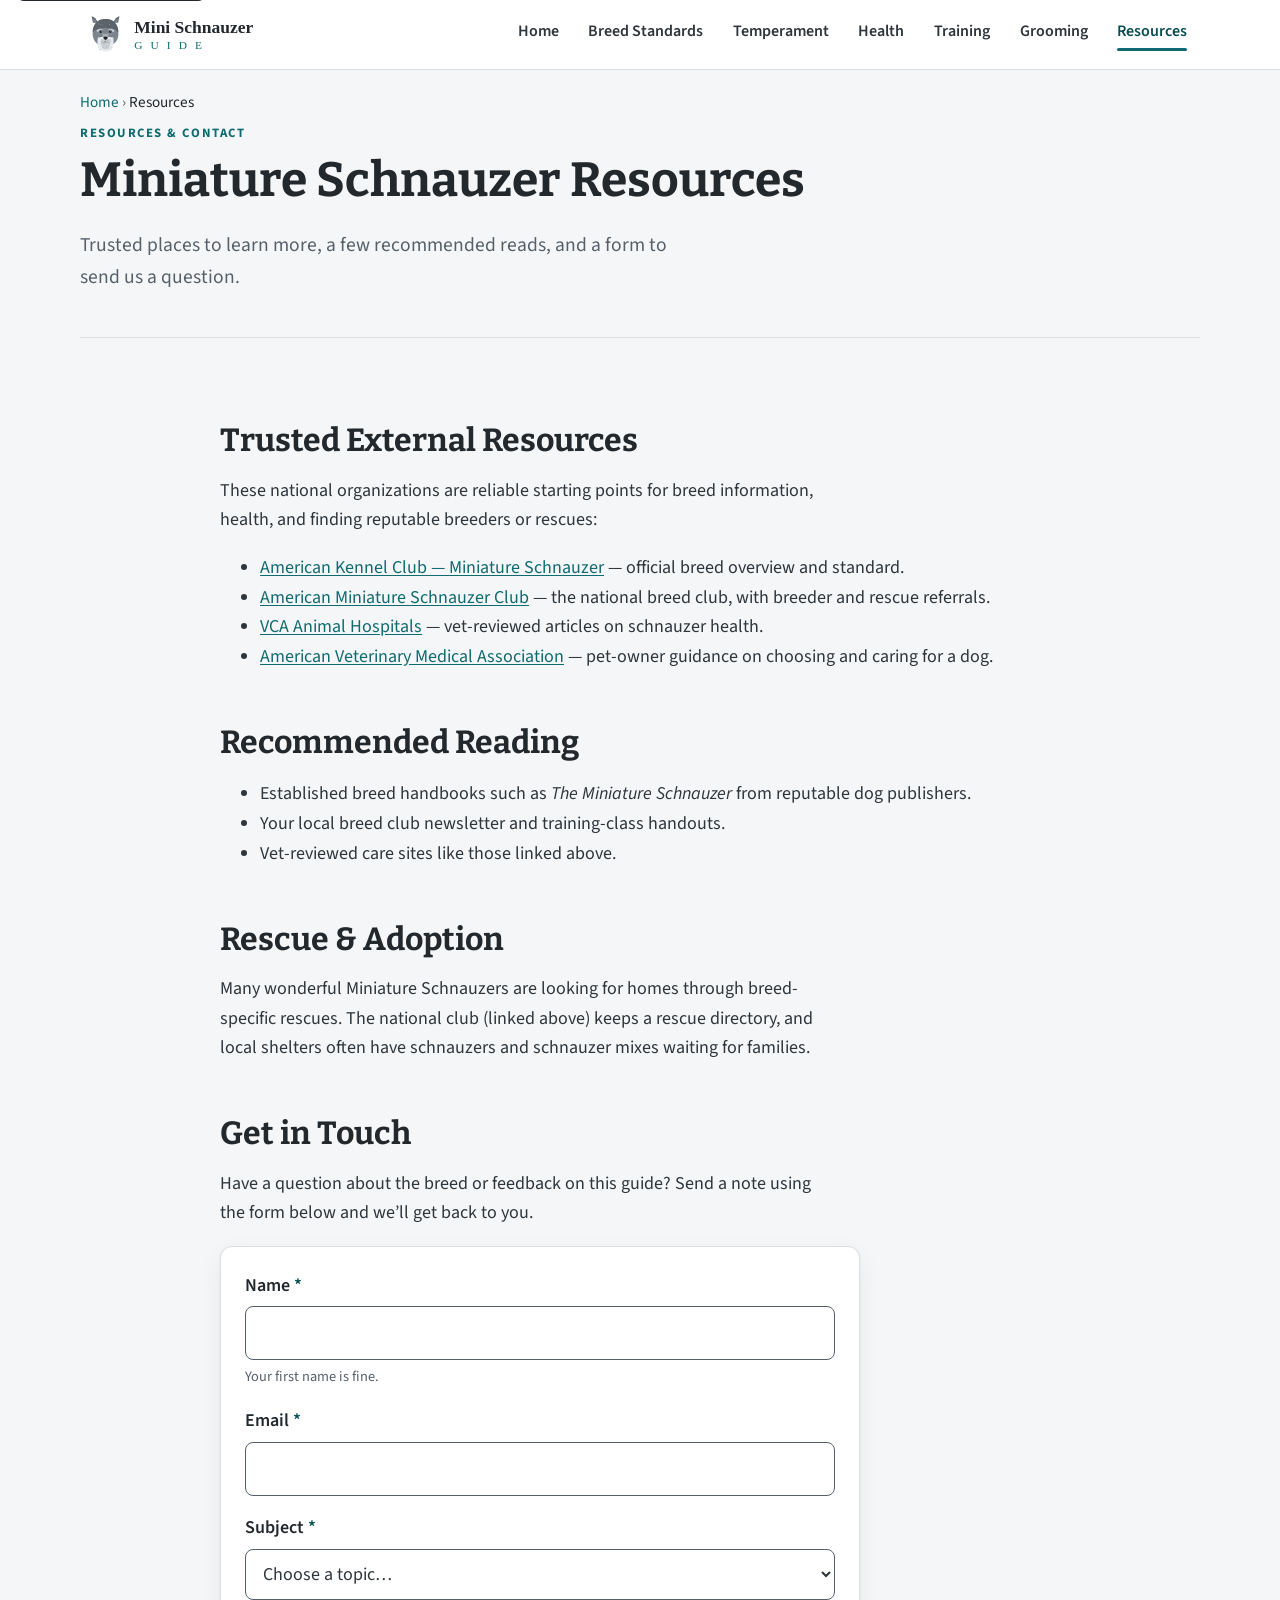
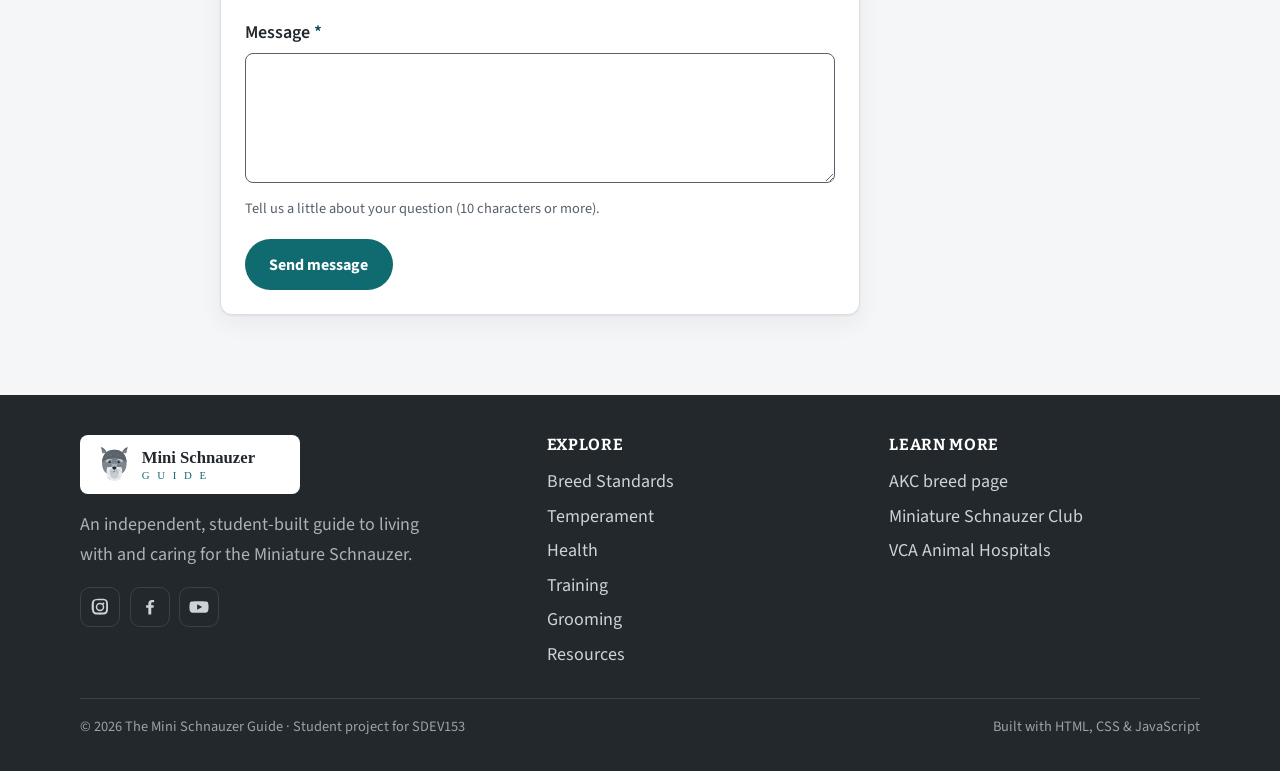
<file: resources.html>
<!DOCTYPE html>
<html lang="en">
<head>
  <meta charset="UTF-8">
  <meta name="viewport" content="width=device-width, initial-scale=1">
  <title>Miniature Schnauzer Resources — Trusted Links &amp; Contact</title>
  <meta name="description" content="Miniature Schnauzer resources: trusted breed organizations, recommended reading, rescue and adoption help, and a contact form to ask a question.">
  <meta name="keywords" content="Miniature Schnauzer, schnauzer breed, schnauzer care, resources">
  <meta name="author" content="The Mini Schnauzer Guide">
  <!-- Open Graph / social preview (SEO) -->
  <meta property="og:type" content="website">
  <meta property="og:title" content="Miniature Schnauzer Resources — Trusted Links &amp; Contact">
  <meta property="og:description" content="Miniature Schnauzer resources: trusted breed organizations, recommended reading, rescue and adoption help, and a contact form to ask a question.">
  <link rel="icon" href="images/favicon.svg" type="image/svg+xml">
  <link rel="preconnect" href="https://fonts.googleapis.com">
  <link rel="preconnect" href="https://fonts.gstatic.com" crossorigin>
  <link rel="stylesheet" href="https://fonts.googleapis.com/css2?family=Bitter:wght@500;600;700&amp;family=Source+Sans+3:wght@400;600;700&amp;display=swap">
  <link rel="stylesheet" href="css/styles.css">
</head>
<body>
  <a class="skip-link" href="#main">Skip to main content</a>
  <header class="site-header">
    <div class="wrap site-header__inner">
      <a class="brand" href="index.html">
        <img src="images/miniature-schnauzer-logo.svg" alt="The Mini Schnauzer Guide — return to home page" width="210">
      </a>
      <button class="nav-toggle" aria-expanded="false" aria-controls="primary-nav">
        <span class="bars" aria-hidden="true"></span><span class="label">Menu</span>
      </button>
      <nav class="primary-nav" id="primary-nav" aria-label="Main">
        <ul>
          <li><a href="index.html">Home</a></li>
          <li><a href="breed-standards.html">Breed Standards</a></li>
          <li><a href="temperament.html">Temperament</a></li>
          <li><a href="health.html">Health</a></li>
          <li><a href="training.html">Training</a></li>
          <li><a href="grooming.html">Grooming</a></li>
          <li><a href="resources.html" aria-current="page">Resources</a></li>
        </ul>
      </nav>
    </div>
  </header>

  <main id="main">
        <nav class="wrap breadcrumb" aria-label="Breadcrumb">
      <a href="index.html">Home</a> &rsaquo; <span aria-current="page">Resources</span>
    </nav>
    <div class="wrap page-head">
      <p class="eyebrow">Resources &amp; contact</p>
      <h1>Miniature Schnauzer Resources</h1>
      <p class="lead">Trusted places to learn more, a few recommended reads, and a form to send us a question.</p>
    </div>
    <div class="wrap" style="padding:2rem 0 3rem;max-width:840px">
      <section id="external">
        <h2>Trusted External Resources</h2>
        <p>These national organizations are reliable starting points for breed information, health, and finding reputable breeders or rescues:</p>
        <ul>
            <li><a href="https://www.akc.org/dog-breeds/miniature-schnauzer/" target="_blank" rel="noopener noreferrer">American Kennel Club &mdash; Miniature Schnauzer<span class="sr-only"> (opens in a new tab)</span></a> &mdash; official breed overview and standard.</li>
            <li><a href="https://amsc.us/" target="_blank" rel="noopener noreferrer">American Miniature Schnauzer Club<span class="sr-only"> (opens in a new tab)</span></a> &mdash; the national breed club, with breeder and rescue referrals.</li>
            <li><a href="https://vcahospitals.com/" target="_blank" rel="noopener noreferrer">VCA Animal Hospitals<span class="sr-only"> (opens in a new tab)</span></a> &mdash; vet-reviewed articles on schnauzer health.</li>
            <li><a href="https://www.avma.org/" target="_blank" rel="noopener noreferrer">American Veterinary Medical Association<span class="sr-only"> (opens in a new tab)</span></a> &mdash; pet-owner guidance on choosing and caring for a dog.</li>
        </ul>
      </section>
      <section id="reading">
        <h2>Recommended Reading</h2>
        <ul>
          <li>Established breed handbooks such as <em>The Miniature Schnauzer</em> from reputable dog publishers.</li>
          <li>Your local breed club newsletter and training-class handouts.</li>
          <li>Vet-reviewed care sites like those linked above.</li>
        </ul>
      </section>
      <section id="adoption">
        <h2>Rescue &amp; Adoption</h2>
        <p>Many wonderful Miniature Schnauzers are looking for homes through breed-specific rescues. The national club (linked above) keeps a rescue directory, and local shelters often have schnauzers and schnauzer mixes waiting for families.</p>
      </section>
      <section id="contact">
        <h2>Get in Touch</h2>
        <p>Have a question about the breed or feedback on this guide? Send a note using the form below and we&rsquo;ll get back to you.</p>
        <form id="contact-form" class="form-card" novalidate>
          <div class="field">
            <label for="name">Name <span class="req" aria-hidden="true">*</span></label>
            <input id="name" name="name" type="text" autocomplete="name" required aria-required="true" aria-describedby="name-hint name-error">
            <p class="hint" id="name-hint">Your first name is fine.</p>
            <p class="error-msg" id="name-error">Please enter your name (at least 2 characters).</p>
          </div>
          <div class="field">
            <label for="email">Email <span class="req" aria-hidden="true">*</span></label>
            <input id="email" name="email" type="email" autocomplete="email" required aria-required="true" aria-describedby="email-error">
            <p class="error-msg" id="email-error">Please enter a valid email address, like name@example.com.</p>
          </div>
          <div class="field">
            <label for="subject">Subject <span class="req" aria-hidden="true">*</span></label>
            <select id="subject" name="subject" required aria-required="true" aria-describedby="subject-error">
              <option value="">Choose a topic&hellip;</option>
              <option>General question</option>
              <option>Adoption &amp; rescue</option>
              <option>Grooming help</option>
              <option>Website feedback</option>
            </select>
            <p class="error-msg" id="subject-error">Please choose a subject.</p>
          </div>
          <div class="field">
            <label for="message">Message <span class="req" aria-hidden="true">*</span></label>
            <textarea id="message" name="message" required aria-required="true" aria-describedby="message-hint message-error"></textarea>
            <p class="hint" id="message-hint">Tell us a little about your question (10 characters or more).</p>
            <p class="error-msg" id="message-error">Please enter a message of at least 10 characters.</p>
          </div>
          <button class="btn btn--primary" type="submit">Send message</button>
          <p class="form-status" id="form-status" role="status" aria-live="polite"></p>
        </form>
      </section>
    </div>
  </main>

  <footer class="site-footer">
    <div class="wrap footer-grid">
      <div>
        <img src="images/miniature-schnauzer-logo.svg" alt="The Mini Schnauzer Guide" style="width:220px;background:#fff;border-radius:8px;padding:6px 10px">
        <p style="color:#aab2b9;max-width:38ch;margin-top:1rem">An independent, student-built guide to living with and caring for the Miniature Schnauzer.</p>
        <div class="social" aria-label="Social media">
          <a href="https://www.instagram.com/" target="_blank" rel="noopener noreferrer"><span class="sr-only">Instagram</span><svg viewBox="0 0 24 24" aria-hidden="true"><path d="M12 2c2.7 0 3 0 4.1.1 1 .1 1.7.2 2.3.5.6.2 1.1.5 1.6 1 .5.5.8 1 1 1.6.3.6.4 1.3.5 2.3.1 1.1.1 1.4.1 4.1s0 3-.1 4.1c-.1 1-.2 1.7-.5 2.3-.2.6-.5 1.1-1 1.6-.5.5-1 .8-1.6 1-.6.3-1.3.4-2.3.5-1.1.1-1.4.1-4.1.1s-3 0-4.1-.1c-1-.1-1.7-.2-2.3-.5-.6-.2-1.1-.5-1.6-1-.5-.5-.8-1-1-1.6-.3-.6-.4-1.3-.5-2.3C2 15 2 14.7 2 12s0-3 .1-4.1c.1-1 .2-1.7.5-2.3.2-.6.5-1.1 1-1.6.5-.5 1-.8 1.6-1 .6-.3 1.3-.4 2.3-.5C9 2 9.3 2 12 2Zm0 1.8c-2.7 0-3 0-3.9.1-.9 0-1.3.2-1.6.3-.4.1-.7.3-.9.6-.3.2-.5.5-.6.9-.1.3-.3.7-.3 1.6-.1.9-.1 1.2-.1 3.9s0 3 .1 3.9c0 .9.2 1.3.3 1.6.1.4.3.7.6.9.2.3.5.5.9.6.3.1.7.3 1.6.3.9.1 1.2.1 3.9.1s3 0 3.9-.1c.9 0 1.3-.2 1.6-.3.4-.1.7-.3.9-.6.3-.2.5-.5.6-.9.1-.3.3-.7.3-1.6.1-.9.1-1.2.1-3.9s0-3-.1-3.9c0-.9-.2-1.3-.3-1.6-.1-.4-.3-.7-.6-.9-.2-.3-.5-.5-.9-.6-.3-.1-.7-.3-1.6-.3-.9-.1-1.2-.1-3.9-.1Zm0 3.1a5.1 5.1 0 1 1 0 10.2 5.1 5.1 0 0 1 0-10.2Zm0 1.8a3.3 3.3 0 1 0 0 6.6 3.3 3.3 0 0 0 0-6.6Zm5.3-.9a1.2 1.2 0 1 1-2.4 0 1.2 1.2 0 0 1 2.4 0Z"/></svg><span class="sr-only"> (opens in a new tab)</span></a>
          <a href="https://www.facebook.com/" target="_blank" rel="noopener noreferrer"><span class="sr-only">Facebook</span><svg viewBox="0 0 24 24" aria-hidden="true"><path d="M13.5 21v-8h2.7l.4-3.1h-3.1V7.9c0-.9.3-1.5 1.6-1.5h1.8V3.7c-.3 0-1.4-.1-2.6-.1-2.5 0-4.3 1.6-4.3 4.4v2H7.3V13h2.7v8h3.5Z"/></svg><span class="sr-only"> (opens in a new tab)</span></a>
          <a href="https://www.youtube.com/" target="_blank" rel="noopener noreferrer"><span class="sr-only">YouTube</span><svg viewBox="0 0 24 24" aria-hidden="true"><path d="M23 7.5c-.3-1-1-1.8-2-2C19.1 5 12 5 12 5s-7.1 0-9 .5c-1 .3-1.8 1-2 2C.5 9.4.5 12 .5 12s0 2.6.5 4.5c.3 1 1 1.8 2 2C4.9 19 12 19 12 19s7.1 0 9-.5c1-.3 1.8-1 2-2 .5-1.9.5-4.5.5-4.5s0-2.6-.5-4.5ZM9.8 15.3V8.7l6 3.3-6 3.3Z"/></svg><span class="sr-only"> (opens in a new tab)</span></a>
        </div>
      </div>
      <nav aria-label="Footer">
        <h2>Explore</h2>
        <ul>
            <li><a href="breed-standards.html">Breed Standards</a></li>
            <li><a href="temperament.html">Temperament</a></li>
            <li><a href="health.html">Health</a></li>
            <li><a href="training.html">Training</a></li>
            <li><a href="grooming.html">Grooming</a></li>
            <li><a href="resources.html">Resources</a></li>
        </ul>
      </nav>
      <div>
        <h2>Learn more</h2>
        <ul>
          <li><a href="https://www.akc.org/dog-breeds/miniature-schnauzer/" target="_blank" rel="noopener noreferrer">AKC breed page<span class="sr-only"> (opens in a new tab)</span></a></li>
          <li><a href="https://amsc.us/" target="_blank" rel="noopener noreferrer">Miniature Schnauzer Club<span class="sr-only"> (opens in a new tab)</span></a></li>
          <li><a href="https://vcahospitals.com/" target="_blank" rel="noopener noreferrer">VCA Animal Hospitals<span class="sr-only"> (opens in a new tab)</span></a></li>
        </ul>
      </div>
    </div>
    <div class="wrap footer-bottom">
      <span>&copy; <span id="year">2026</span> The Mini Schnauzer Guide &middot; Student project for SDEV153</span>
      <span>Built with HTML, CSS &amp; JavaScript</span>
    </div>
  </footer>

  <script src="js/script.js"></script>
</body>
</html>
</file>
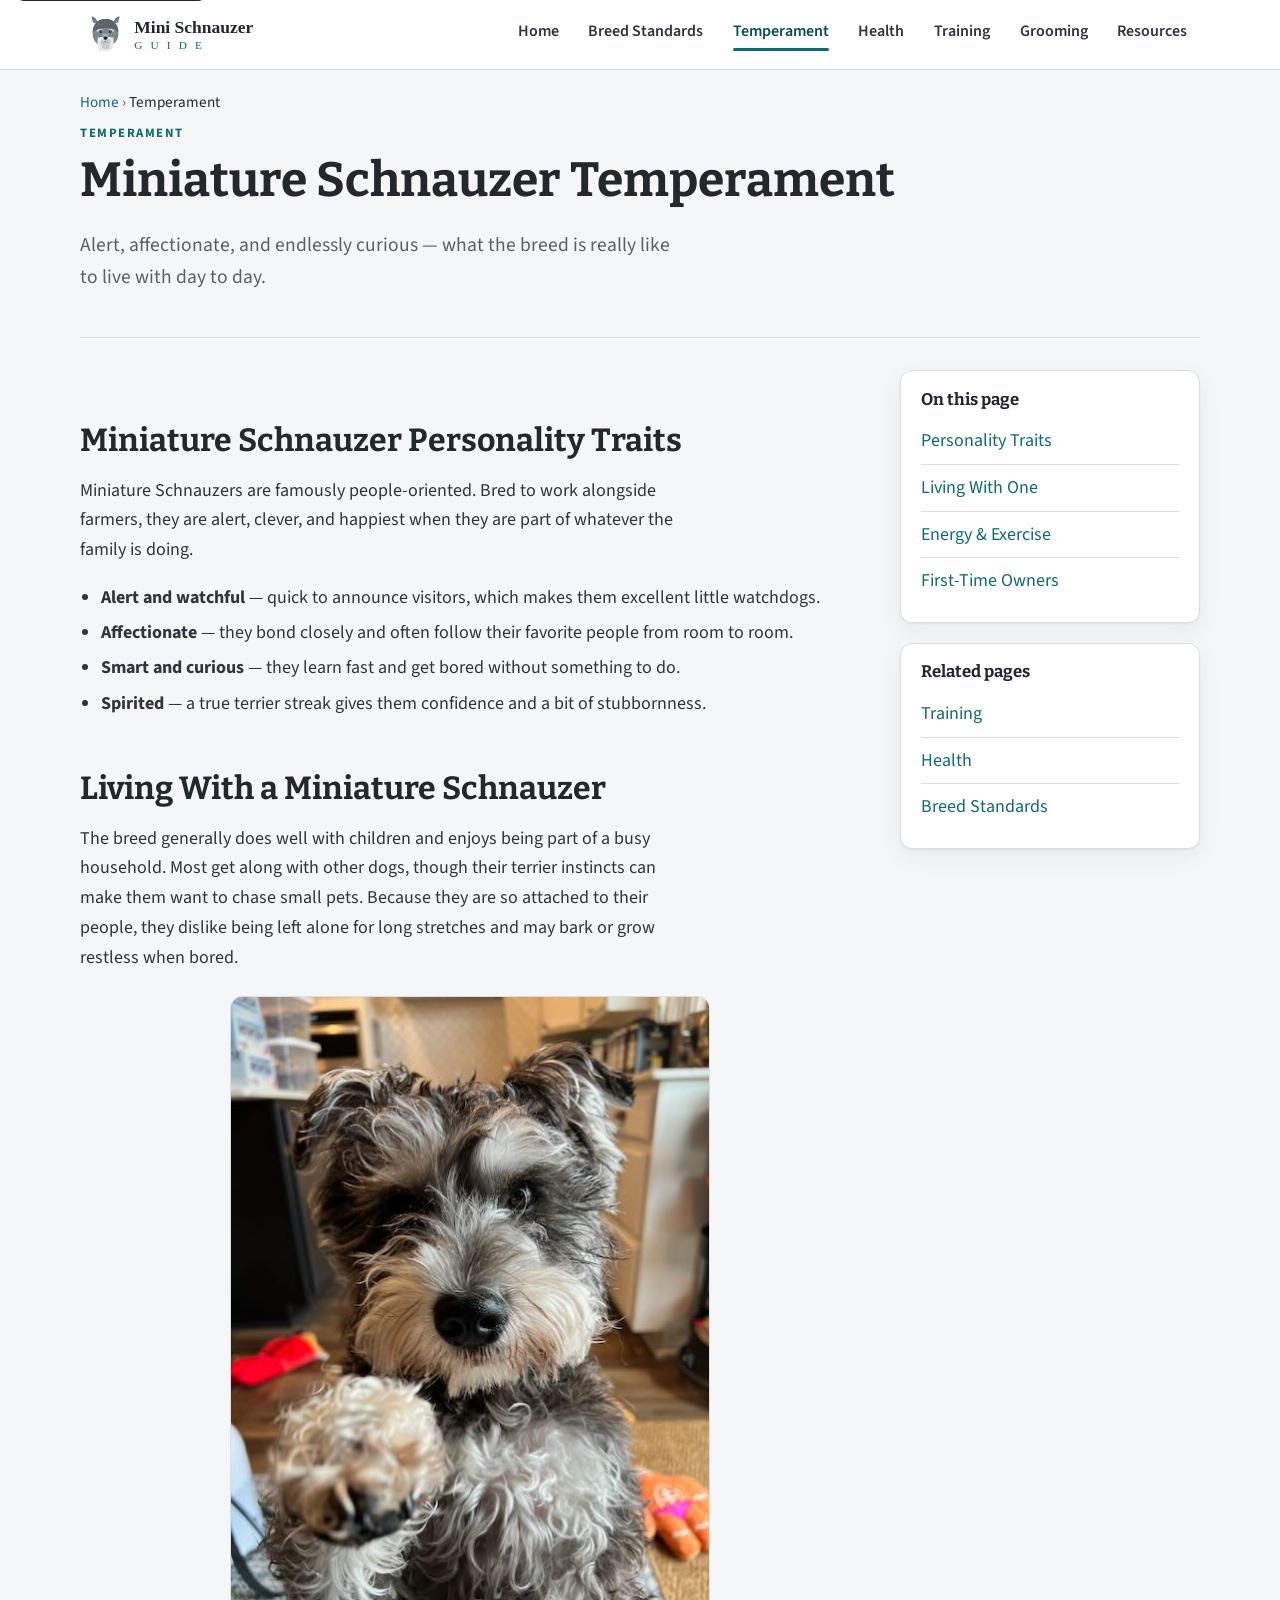
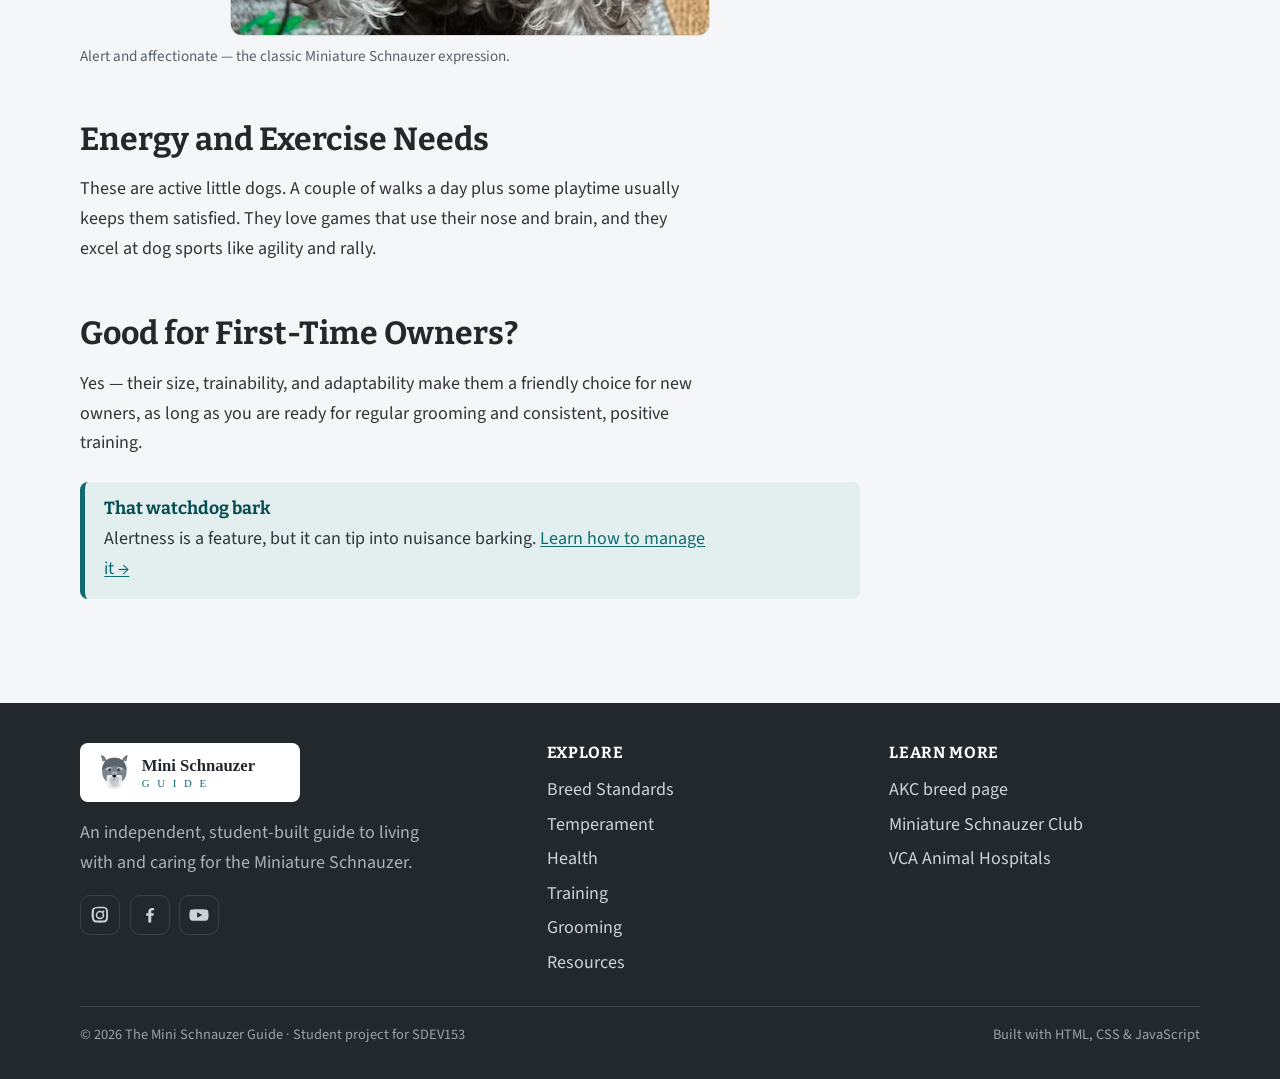
<file: temperament.html>
<!DOCTYPE html>
<html lang="en">
<head>
  <meta charset="UTF-8">
  <meta name="viewport" content="width=device-width, initial-scale=1">
  <title>Miniature Schnauzer Temperament — Personality &amp; Family Life</title>
  <meta name="description" content="Miniature Schnauzer temperament explained: personality traits, life with families and other pets, energy levels, and whether the breed suits first-time owners.">
  <meta name="keywords" content="Miniature Schnauzer, schnauzer breed, schnauzer care, temperament">
  <meta name="author" content="The Mini Schnauzer Guide">
  <!-- Open Graph / social preview (SEO) -->
  <meta property="og:type" content="website">
  <meta property="og:title" content="Miniature Schnauzer Temperament — Personality &amp; Family Life">
  <meta property="og:description" content="Miniature Schnauzer temperament explained: personality traits, life with families and other pets, energy levels, and whether the breed suits first-time owners.">
  <link rel="icon" href="images/favicon.svg" type="image/svg+xml">
  <link rel="preconnect" href="https://fonts.googleapis.com">
  <link rel="preconnect" href="https://fonts.gstatic.com" crossorigin>
  <link rel="stylesheet" href="https://fonts.googleapis.com/css2?family=Bitter:wght@500;600;700&amp;family=Source+Sans+3:wght@400;600;700&amp;display=swap">
  <link rel="stylesheet" href="css/styles.css">
</head>
<body>
  <a class="skip-link" href="#main">Skip to main content</a>
  <header class="site-header">
    <div class="wrap site-header__inner">
      <a class="brand" href="index.html">
        <img src="images/miniature-schnauzer-logo.svg" alt="The Mini Schnauzer Guide — return to home page" width="210">
      </a>
      <button class="nav-toggle" aria-expanded="false" aria-controls="primary-nav">
        <span class="bars" aria-hidden="true"></span><span class="label">Menu</span>
      </button>
      <nav class="primary-nav" id="primary-nav" aria-label="Main">
        <ul>
          <li><a href="index.html">Home</a></li>
          <li><a href="breed-standards.html">Breed Standards</a></li>
          <li><a href="temperament.html" aria-current="page">Temperament</a></li>
          <li><a href="health.html">Health</a></li>
          <li><a href="training.html">Training</a></li>
          <li><a href="grooming.html">Grooming</a></li>
          <li><a href="resources.html">Resources</a></li>
        </ul>
      </nav>
    </div>
  </header>

  <main id="main">
    <nav class="wrap breadcrumb" aria-label="Breadcrumb">
      <a href="index.html">Home</a> &rsaquo; <span aria-current="page">Temperament</span>
    </nav>
    <div class="wrap page-head">
      <p class="eyebrow">Temperament</p>
      <h1>Miniature Schnauzer Temperament</h1>
      <p class="lead">Alert, affectionate, and endlessly curious &mdash; what the breed is really like to live with day to day.</p>
    </div>
    <div class="wrap content-layout">
      <article class="prose">
        <section id="traits">
          <h2>Miniature Schnauzer Personality Traits</h2>
          <p>Miniature Schnauzers are famously people-oriented. Bred to work alongside farmers, they are alert, clever, and happiest when they are part of whatever the family is doing.</p>
          <ul>
            <li><strong>Alert and watchful</strong> &mdash; quick to announce visitors, which makes them excellent little watchdogs.</li>
            <li><strong>Affectionate</strong> &mdash; they bond closely and often follow their favorite people from room to room.</li>
            <li><strong>Smart and curious</strong> &mdash; they learn fast and get bored without something to do.</li>
            <li><strong>Spirited</strong> &mdash; a true terrier streak gives them confidence and a bit of stubbornness.</li>
          </ul>
        </section>
        <section id="family">
          <h2>Living With a Miniature Schnauzer</h2>
          <p>The breed generally does well with children and enjoys being part of a busy household. Most get along with other dogs, though their terrier instincts can make them want to chase small pets. Because they are so attached to their people, they dislike being left alone for long stretches and may bark or grow restless when bored.</p>
          <figure>
            <img src="images/IMG_3131.jpeg" alt="Play looking alert and attentive" width="480" height="640" style="width:680; margin: 0 auto;">
            <figcaption>Alert and affectionate &mdash; the classic Miniature Schnauzer expression.</figcaption>
          </figure>
        </section>
        <section id="energy">
          <h2>Energy and Exercise Needs</h2>
          <p>These are active little dogs. A couple of walks a day plus some playtime usually keeps them satisfied. They love games that use their nose and brain, and they excel at dog sports like agility and rally.</p>
        </section>
        <section id="owners">
          <h2>Good for First-Time Owners?</h2>
          <p>Yes &mdash; their size, trainability, and adaptability make them a friendly choice for new owners, as long as you are ready for regular grooming and consistent, positive training.</p>
        </section>
        <div class="callout">
          <h3>That watchdog bark</h3>
          <p>Alertness is a feature, but it can tip into nuisance barking. <a href="training.html">Learn how to manage it &rarr;</a></p>
        </div>
      </article>
      <aside class="sidebar">
        <div class="side-card">
          <h2>On this page</h2>
          <ul>
            <li><a href="#traits">Personality Traits</a></li>
            <li><a href="#family">Living With One</a></li>
            <li><a href="#energy">Energy &amp; Exercise</a></li>
            <li><a href="#owners">First-Time Owners</a></li>
          </ul>
        </div>
        <div class="side-card">
          <h2>Related pages</h2>
          <ul>
            <li><a href="training.html">Training</a></li>
            <li><a href="health.html">Health</a></li>
            <li><a href="breed-standards.html">Breed Standards</a></li>
          </ul>
        </div>
      </aside>
    </div>
  </main>

  <footer class="site-footer">
    <div class="wrap footer-grid">
      <div>
        <img src="images/miniature-schnauzer-logo.svg" alt="The Mini Schnauzer Guide" style="width:220px;background:#fff;border-radius:8px;padding:6px 10px">
        <p style="color:#aab2b9;max-width:38ch;margin-top:1rem">An independent, student-built guide to living with and caring for the Miniature Schnauzer.</p>
        <div class="social" aria-label="Social media">
          <a href="https://www.instagram.com/" target="_blank" rel="noopener noreferrer"><span class="sr-only">Instagram</span><svg viewBox="0 0 24 24" aria-hidden="true"><path d="M12 2c2.7 0 3 0 4.1.1 1 .1 1.7.2 2.3.5.6.2 1.1.5 1.6 1 .5.5.8 1 1 1.6.3.6.4 1.3.5 2.3.1 1.1.1 1.4.1 4.1s0 3-.1 4.1c-.1 1-.2 1.7-.5 2.3-.2.6-.5 1.1-1 1.6-.5.5-1 .8-1.6 1-.6.3-1.3.4-2.3.5-1.1.1-1.4.1-4.1.1s-3 0-4.1-.1c-1-.1-1.7-.2-2.3-.5-.6-.2-1.1-.5-1.6-1-.5-.5-.8-1-1-1.6-.3-.6-.4-1.3-.5-2.3C2 15 2 14.7 2 12s0-3 .1-4.1c.1-1 .2-1.7.5-2.3.2-.6.5-1.1 1-1.6.5-.5 1-.8 1.6-1 .6-.3 1.3-.4 2.3-.5C9 2 9.3 2 12 2Zm0 1.8c-2.7 0-3 0-3.9.1-.9 0-1.3.2-1.6.3-.4.1-.7.3-.9.6-.3.2-.5.5-.6.9-.1.3-.3.7-.3 1.6-.1.9-.1 1.2-.1 3.9s0 3 .1 3.9c0 .9.2 1.3.3 1.6.1.4.3.7.6.9.2.3.5.5.9.6.3.1.7.3 1.6.3.9.1 1.2.1 3.9.1s3 0 3.9-.1c.9 0 1.3-.2 1.6-.3.4-.1.7-.3.9-.6.3-.2.5-.5.6-.9.1-.3.3-.7.3-1.6.1-.9.1-1.2.1-3.9s0-3-.1-3.9c0-.9-.2-1.3-.3-1.6-.1-.4-.3-.7-.6-.9-.2-.3-.5-.5-.9-.6-.3-.1-.7-.3-1.6-.3-.9-.1-1.2-.1-3.9-.1Zm0 3.1a5.1 5.1 0 1 1 0 10.2 5.1 5.1 0 0 1 0-10.2Zm0 1.8a3.3 3.3 0 1 0 0 6.6 3.3 3.3 0 0 0 0-6.6Zm5.3-.9a1.2 1.2 0 1 1-2.4 0 1.2 1.2 0 0 1 2.4 0Z"/></svg><span class="sr-only"> (opens in a new tab)</span></a>
          <a href="https://www.facebook.com/" target="_blank" rel="noopener noreferrer"><span class="sr-only">Facebook</span><svg viewBox="0 0 24 24" aria-hidden="true"><path d="M13.5 21v-8h2.7l.4-3.1h-3.1V7.9c0-.9.3-1.5 1.6-1.5h1.8V3.7c-.3 0-1.4-.1-2.6-.1-2.5 0-4.3 1.6-4.3 4.4v2H7.3V13h2.7v8h3.5Z"/></svg><span class="sr-only"> (opens in a new tab)</span></a>
          <a href="https://www.youtube.com/" target="_blank" rel="noopener noreferrer"><span class="sr-only">YouTube</span><svg viewBox="0 0 24 24" aria-hidden="true"><path d="M23 7.5c-.3-1-1-1.8-2-2C19.1 5 12 5 12 5s-7.1 0-9 .5c-1 .3-1.8 1-2 2C.5 9.4.5 12 .5 12s0 2.6.5 4.5c.3 1 1 1.8 2 2C4.9 19 12 19 12 19s7.1 0 9-.5c1-.3 1.8-1 2-2 .5-1.9.5-4.5.5-4.5s0-2.6-.5-4.5ZM9.8 15.3V8.7l6 3.3-6 3.3Z"/></svg><span class="sr-only"> (opens in a new tab)</span></a>
        </div>
      </div>
      <nav aria-label="Footer">
        <h2>Explore</h2>
        <ul>
            <li><a href="breed-standards.html">Breed Standards</a></li>
            <li><a href="temperament.html">Temperament</a></li>
            <li><a href="health.html">Health</a></li>
            <li><a href="training.html">Training</a></li>
            <li><a href="grooming.html">Grooming</a></li>
            <li><a href="resources.html">Resources</a></li>
        </ul>
      </nav>
      <div>
        <h2>Learn more</h2>
        <ul>
          <li><a href="https://www.akc.org/dog-breeds/miniature-schnauzer/" target="_blank" rel="noopener noreferrer">AKC breed page<span class="sr-only"> (opens in a new tab)</span></a></li>
          <li><a href="https://amsc.us/" target="_blank" rel="noopener noreferrer">Miniature Schnauzer Club<span class="sr-only"> (opens in a new tab)</span></a></li>
          <li><a href="https://vcahospitals.com/" target="_blank" rel="noopener noreferrer">VCA Animal Hospitals<span class="sr-only"> (opens in a new tab)</span></a></li>
        </ul>
      </div>
    </div>
    <div class="wrap footer-bottom">
      <span>&copy; <span id="year">2026</span> The Mini Schnauzer Guide &middot; Student project for SDEV153</span>
      <span>Built with HTML, CSS &amp; JavaScript</span>
    </div>
  </footer>

  <script src="js/script.js"></script>
</body>
</html>
</file>
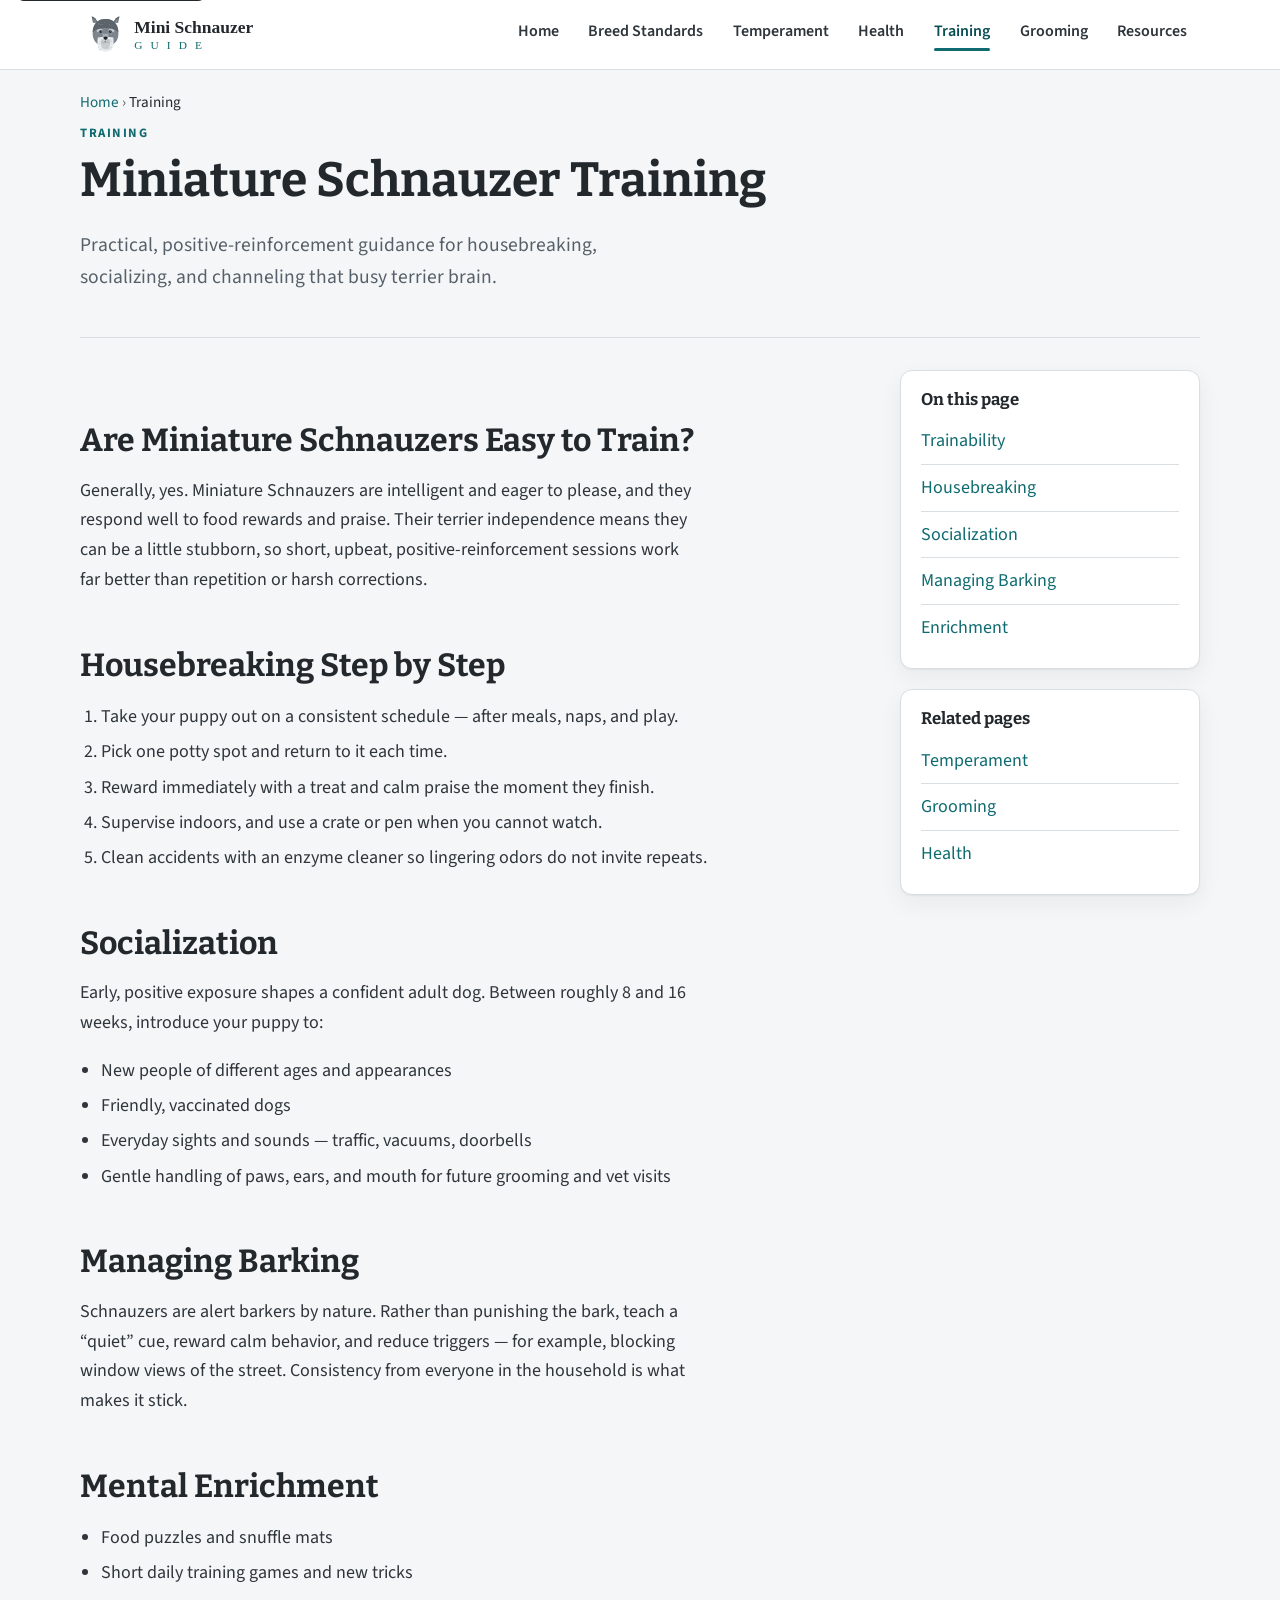
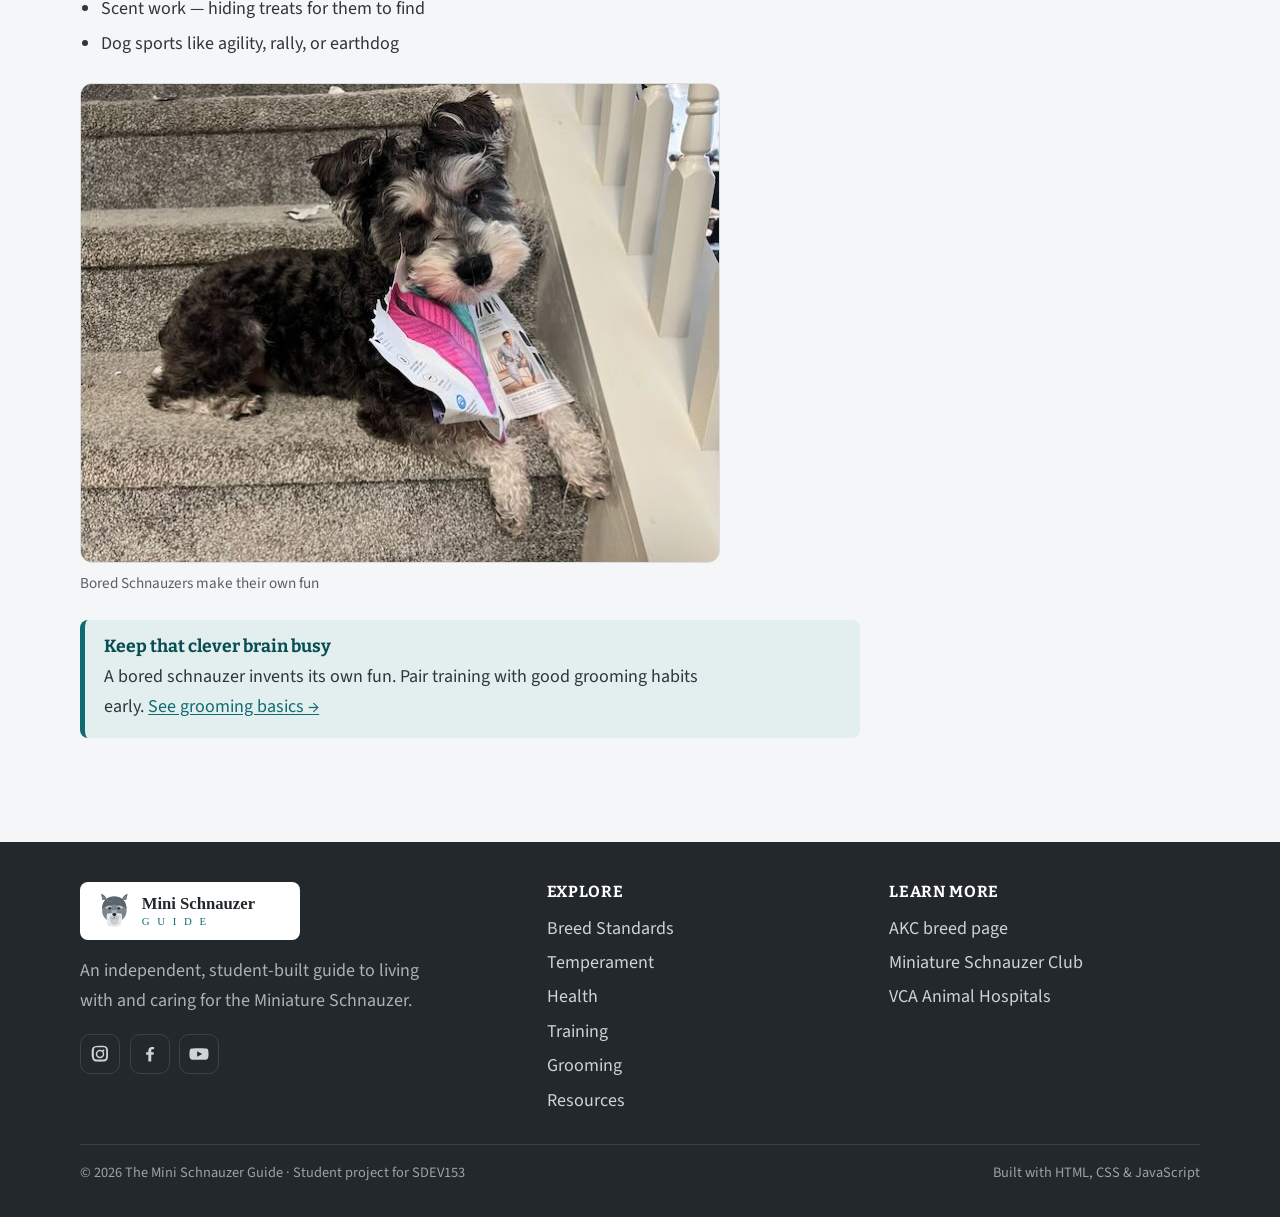
<file: training.html>
<!DOCTYPE html>
<html lang="en">
<head>
  <meta charset="UTF-8">
  <meta name="viewport" content="width=device-width, initial-scale=1">
  <title>Miniature Schnauzer Training — Housebreaking &amp; Socialization</title>
  <meta name="description" content="Miniature Schnauzer training tips: trainability, step-by-step housebreaking, socialization, managing barking, and mental enrichment ideas.">
  <meta name="keywords" content="Miniature Schnauzer, schnauzer breed, schnauzer care, training">
  <meta name="author" content="The Mini Schnauzer Guide">
  <!-- Open Graph / social preview (SEO) -->
  <meta property="og:type" content="website">
  <meta property="og:title" content="Miniature Schnauzer Training — Housebreaking &amp; Socialization">
  <meta property="og:description" content="Miniature Schnauzer training tips: trainability, step-by-step housebreaking, socialization, managing barking, and mental enrichment ideas.">
  <link rel="icon" href="images/favicon.svg" type="image/svg+xml">
  <link rel="preconnect" href="https://fonts.googleapis.com">
  <link rel="preconnect" href="https://fonts.gstatic.com" crossorigin>
  <link rel="stylesheet" href="https://fonts.googleapis.com/css2?family=Bitter:wght@500;600;700&amp;family=Source+Sans+3:wght@400;600;700&amp;display=swap">
  <link rel="stylesheet" href="css/styles.css">
</head>
<body>
  <a class="skip-link" href="#main">Skip to main content</a>
  <header class="site-header">
    <div class="wrap site-header__inner">
      <a class="brand" href="index.html">
        <img src="images/miniature-schnauzer-logo.svg" alt="The Mini Schnauzer Guide — return to home page" width="210">
      </a>
      <button class="nav-toggle" aria-expanded="false" aria-controls="primary-nav">
        <span class="bars" aria-hidden="true"></span><span class="label">Menu</span>
      </button>
      <nav class="primary-nav" id="primary-nav" aria-label="Main">
        <ul>
          <li><a href="index.html">Home</a></li>
          <li><a href="breed-standards.html">Breed Standards</a></li>
          <li><a href="temperament.html">Temperament</a></li>
          <li><a href="health.html">Health</a></li>
          <li><a href="training.html" aria-current="page">Training</a></li>
          <li><a href="grooming.html">Grooming</a></li>
          <li><a href="resources.html">Resources</a></li>
        </ul>
      </nav>
    </div>
  </header>

  <main id="main">
    <nav class="wrap breadcrumb" aria-label="Breadcrumb">
      <a href="index.html">Home</a> &rsaquo; <span aria-current="page">Training</span>
    </nav>
    <div class="wrap page-head">
      <p class="eyebrow">Training</p>
      <h1>Miniature Schnauzer Training</h1>
      <p class="lead">Practical, positive-reinforcement guidance for housebreaking, socializing, and channeling that busy terrier brain.</p>
    </div>
    <div class="wrap content-layout">
      <article class="prose">
        <section id="trainable">
          <h2>Are Miniature Schnauzers Easy to Train?</h2>
          <p>Generally, yes. Miniature Schnauzers are intelligent and eager to please, and they respond well to food rewards and praise. Their terrier independence means they can be a little stubborn, so short, upbeat, positive-reinforcement sessions work far better than repetition or harsh corrections.</p>
        </section>
        <section id="housebreaking">
          <h2>Housebreaking Step by Step</h2>
          <ol>
            <li>Take your puppy out on a consistent schedule &mdash; after meals, naps, and play.</li>
            <li>Pick one potty spot and return to it each time.</li>
            <li>Reward immediately with a treat and calm praise the moment they finish.</li>
            <li>Supervise indoors, and use a crate or pen when you cannot watch.</li>
            <li>Clean accidents with an enzyme cleaner so lingering odors do not invite repeats.</li>
          </ol>
        </section>
        <section id="socialization">
          <h2>Socialization</h2>
          <p>Early, positive exposure shapes a confident adult dog. Between roughly 8 and 16 weeks, introduce your puppy to:</p>
          <ul>
            <li>New people of different ages and appearances</li>
            <li>Friendly, vaccinated dogs</li>
            <li>Everyday sights and sounds &mdash; traffic, vacuums, doorbells</li>
            <li>Gentle handling of paws, ears, and mouth for future grooming and vet visits</li>
          </ul>
        </section>
        <section id="barking">
          <h2>Managing Barking</h2>
          <p>Schnauzers are alert barkers by nature. Rather than punishing the bark, teach a &ldquo;quiet&rdquo; cue, reward calm behavior, and reduce triggers &mdash; for example, blocking window views of the street. Consistency from everyone in the household is what makes it stick.</p>
        </section>
        <section id="enrichment">
          <h2>Mental Enrichment</h2>
          <ul>
            <li>Food puzzles and snuffle mats</li>
            <li>Short daily training games and new tricks</li>
            <li>Scent work &mdash; hiding treats for them to find</li>
            <li>Dog sports like agility, rally, or earthdog</li>
          </ul>
      <figure class="image-block">
  <img src="images/IMG_2441.jpeg" width="640" height="480" alt="Bored Schnauzers make their own fun">
  <figcaption>Bored Schnauzers make their own fun</figcaption>
</figure>
        </section>
        <div class="callout">
          <h3>Keep that clever brain busy</h3>
          <p>A bored schnauzer invents its own fun. Pair training with good grooming habits early. <a href="grooming.html">See grooming basics &rarr;</a></p>
        </div>
      </article>
      <aside class="sidebar">
        <div class="side-card">
          <h2>On this page</h2>
          <ul>
            <li><a href="#trainable">Trainability</a></li>
            <li><a href="#housebreaking">Housebreaking</a></li>
            <li><a href="#socialization">Socialization</a></li>
            <li><a href="#barking">Managing Barking</a></li>
            <li><a href="#enrichment">Enrichment</a></li>
          </ul>
        </div>
        <div class="side-card">
          <h2>Related pages</h2>
          <ul>
            <li><a href="temperament.html">Temperament</a></li>
            <li><a href="grooming.html">Grooming</a></li>
            <li><a href="health.html">Health</a></li>
          </ul>
        </div>
      </aside>
    </div>
  </main>

  <footer class="site-footer">
    <div class="wrap footer-grid">
      <div>
        <img src="images/miniature-schnauzer-logo.svg" alt="The Mini Schnauzer Guide" style="width:220px;background:#fff;border-radius:8px;padding:6px 10px">
        <p style="color:#aab2b9;max-width:38ch;margin-top:1rem">An independent, student-built guide to living with and caring for the Miniature Schnauzer.</p>
        <div class="social" aria-label="Social media">
          <a href="https://www.instagram.com/" target="_blank" rel="noopener noreferrer"><span class="sr-only">Instagram</span><svg viewBox="0 0 24 24" aria-hidden="true"><path d="M12 2c2.7 0 3 0 4.1.1 1 .1 1.7.2 2.3.5.6.2 1.1.5 1.6 1 .5.5.8 1 1 1.6.3.6.4 1.3.5 2.3.1 1.1.1 1.4.1 4.1s0 3-.1 4.1c-.1 1-.2 1.7-.5 2.3-.2.6-.5 1.1-1 1.6-.5.5-1 .8-1.6 1-.6.3-1.3.4-2.3.5-1.1.1-1.4.1-4.1.1s-3 0-4.1-.1c-1-.1-1.7-.2-2.3-.5-.6-.2-1.1-.5-1.6-1-.5-.5-.8-1-1-1.6-.3-.6-.4-1.3-.5-2.3C2 15 2 14.7 2 12s0-3 .1-4.1c.1-1 .2-1.7.5-2.3.2-.6.5-1.1 1-1.6.5-.5 1-.8 1.6-1 .6-.3 1.3-.4 2.3-.5C9 2 9.3 2 12 2Zm0 1.8c-2.7 0-3 0-3.9.1-.9 0-1.3.2-1.6.3-.4.1-.7.3-.9.6-.3.2-.5.5-.6.9-.1.3-.3.7-.3 1.6-.1.9-.1 1.2-.1 3.9s0 3 .1 3.9c0 .9.2 1.3.3 1.6.1.4.3.7.6.9.2.3.5.5.9.6.3.1.7.3 1.6.3.9.1 1.2.1 3.9.1s3 0 3.9-.1c.9 0 1.3-.2 1.6-.3.4-.1.7-.3.9-.6.3-.2.5-.5.6-.9.1-.3.3-.7.3-1.6.1-.9.1-1.2.1-3.9s0-3-.1-3.9c0-.9-.2-1.3-.3-1.6-.1-.4-.3-.7-.6-.9-.2-.3-.5-.5-.9-.6-.3-.1-.7-.3-1.6-.3-.9-.1-1.2-.1-3.9-.1Zm0 3.1a5.1 5.1 0 1 1 0 10.2 5.1 5.1 0 0 1 0-10.2Zm0 1.8a3.3 3.3 0 1 0 0 6.6 3.3 3.3 0 0 0 0-6.6Zm5.3-.9a1.2 1.2 0 1 1-2.4 0 1.2 1.2 0 0 1 2.4 0Z"/></svg><span class="sr-only"> (opens in a new tab)</span></a>
          <a href="https://www.facebook.com/" target="_blank" rel="noopener noreferrer"><span class="sr-only">Facebook</span><svg viewBox="0 0 24 24" aria-hidden="true"><path d="M13.5 21v-8h2.7l.4-3.1h-3.1V7.9c0-.9.3-1.5 1.6-1.5h1.8V3.7c-.3 0-1.4-.1-2.6-.1-2.5 0-4.3 1.6-4.3 4.4v2H7.3V13h2.7v8h3.5Z"/></svg><span class="sr-only"> (opens in a new tab)</span></a>
          <a href="https://www.youtube.com/" target="_blank" rel="noopener noreferrer"><span class="sr-only">YouTube</span><svg viewBox="0 0 24 24" aria-hidden="true"><path d="M23 7.5c-.3-1-1-1.8-2-2C19.1 5 12 5 12 5s-7.1 0-9 .5c-1 .3-1.8 1-2 2C.5 9.4.5 12 .5 12s0 2.6.5 4.5c.3 1 1 1.8 2 2C4.9 19 12 19 12 19s7.1 0 9-.5c1-.3 1.8-1 2-2 .5-1.9.5-4.5.5-4.5s0-2.6-.5-4.5ZM9.8 15.3V8.7l6 3.3-6 3.3Z"/></svg><span class="sr-only"> (opens in a new tab)</span></a>
        </div>
      </div>
      <nav aria-label="Footer">
        <h2>Explore</h2>
        <ul>
            <li><a href="breed-standards.html">Breed Standards</a></li>
            <li><a href="temperament.html">Temperament</a></li>
            <li><a href="health.html">Health</a></li>
            <li><a href="training.html">Training</a></li>
            <li><a href="grooming.html">Grooming</a></li>
            <li><a href="resources.html">Resources</a></li>
        </ul>
      </nav>
      <div>
        <h2>Learn more</h2>
        <ul>
          <li><a href="https://www.akc.org/dog-breeds/miniature-schnauzer/" target="_blank" rel="noopener noreferrer">AKC breed page<span class="sr-only"> (opens in a new tab)</span></a></li>
          <li><a href="https://amsc.us/" target="_blank" rel="noopener noreferrer">Miniature Schnauzer Club<span class="sr-only"> (opens in a new tab)</span></a></li>
          <li><a href="https://vcahospitals.com/" target="_blank" rel="noopener noreferrer">VCA Animal Hospitals<span class="sr-only"> (opens in a new tab)</span></a></li>
        </ul>
      </div>
    </div>
    <div class="wrap footer-bottom">
      <span>&copy; <span id="year">2026</span> The Mini Schnauzer Guide &middot; Student project for SDEV153</span>
      <span>Built with HTML, CSS &amp; JavaScript</span>
    </div>
  </footer>

  <script src="js/script.js"></script>
</body>
</html>
</file>
<file: css/styles.css>
/* ==========================================================================
   The Mini Schnauzer Guide — styles.css
   Single external stylesheet controlling every page (SDEV153 requirement).
   Palette built from the breed's "salt & pepper" coat. All colors meet
   WCAG AA contrast (>=4.5:1 for text). Base text 18px, line-height >=1.5.
   ========================================================================== */

/* ---- Design tokens ---- */
:root {
  --ink:        #23282d;   /* headings / darkest text            */
  --body:       #2e353b;   /* body text                          */
  --slate:      #56606a;   /* muted text / captions (AA on paper)*/
  --paper:      #f5f6f7;   /* page background                    */
  --surface:    #ffffff;   /* cards, panels                      */
  --line:       #d9dee2;   /* hairline borders                   */
  --accent:     #0f6b70;   /* teal — links, buttons (AA)         */
  --accent-dark:#094e52;   /* hover / active                     */
  --accent-soft:#e3efef;   /* tinted backgrounds                 */
  --brow:       #b7bfc5;   /* "eyebrow" label color              */
  --shadow:     0 1px 2px rgba(35,40,45,.06), 0 8px 24px rgba(35,40,45,.06);
  --radius:     12px;
  --wrap:       1120px;
  --font-body:  "Source Sans 3", system-ui, -apple-system, "Segoe UI", Roboto, Arial, sans-serif;
  --font-display: "Bitter", Georgia, "Times New Roman", serif;
}

/* ---- Reset-ish ---- */
*, *::before, *::after { box-sizing: border-box; }
html { -webkit-text-size-adjust: 100%; scroll-behavior: smooth; }
body {
  margin: 0;
  font-family: var(--font-body);
  font-size: 1.125rem;          /* 18px */
  line-height: 1.65;            /* >= 1.5 */
  color: var(--body);
  background: var(--paper);
}
img { max-width: 100%; height: auto; display: block; }
a { color: var(--accent); text-underline-offset: 2px; }
a:hover { color: var(--accent-dark); }

h1, h2, h3, h4 { font-family: var(--font-display); color: var(--ink); line-height: 1.2; }
h1 { font-size: clamp(2rem, 1.4rem + 2.4vw, 3rem); margin: 0 0 .4em; }
h2 { font-size: clamp(1.5rem, 1.2rem + 1.2vw, 2rem); margin: 1.6em 0 .5em; }
h3 { font-size: 1.3rem; margin: 1.4em 0 .4em; }
p  { margin: 0 0 1em; max-width: 68ch; }

/* ---- Utilities ---- */
.wrap { width: min(var(--wrap), 100% - 2.5rem); margin-inline: auto; }
.eyebrow {
  font-family: var(--font-body); font-weight: 700; font-size: .8rem;
  letter-spacing: .12em; text-transform: uppercase; color: var(--accent);
  margin: 0 0 .5rem;
}
.section { padding: clamp(2.5rem, 1.5rem + 4vw, 4.5rem) 0; }
.section--tint { background: var(--surface); border-block: 1px solid var(--line); }
.lead { font-size: 1.22rem; color: var(--slate); max-width: 60ch; }
.center { text-align: center; }
.center p { margin-inline: auto; }

/* screen-reader-only text */
.sr-only {
  position: absolute; width: 1px; height: 1px; padding: 0; margin: -1px;
  overflow: hidden; clip: rect(0,0,0,0); white-space: nowrap; border: 0;
}

/* skip link (keyboard accessibility) */
.skip-link {
  position: absolute; left: 1rem; top: -3rem; z-index: 1000;
  background: var(--ink); color: #fff; padding: .6rem 1rem; border-radius: 8px;
  transition: top .15s ease;
}
.skip-link:focus { top: 1rem; color:#fff; }

/* visible focus for every interactive element */
a:focus-visible, button:focus-visible, input:focus-visible,
textarea:focus-visible, select:focus-visible {
  outline: 3px solid var(--accent);
  outline-offset: 2px;
  border-radius: 4px;
}

/* ---- Buttons ---- */
.btn {
  display: inline-block; font-family: var(--font-body); font-weight: 700;
  font-size: 1rem; padding: .8rem 1.4rem; border-radius: 999px;
  border: 2px solid transparent; cursor: pointer; text-decoration: none;
  min-height: 46px; transition: background .15s ease, color .15s ease, border-color .15s ease;
}
.btn--primary { background: var(--accent); color: #fff; }
.btn--primary:hover { background: var(--accent-dark); color: #fff; }
.btn--ghost { background: transparent; color: var(--accent); border-color: var(--accent); }
.btn--ghost:hover { background: var(--accent-soft); color: var(--accent-dark); }

/* ==========================================================================
   Header + navigation (identical on every page; logo links home)
   ========================================================================== */
.site-header {
  position: sticky; top: 0; z-index: 100;
  background: rgba(255,255,255,.92); backdrop-filter: saturate(1.4) blur(6px);
  border-bottom: 1px solid var(--line);
}
.site-header__inner {
  display: flex; align-items: center; justify-content: space-between;
  gap: 1rem; padding: .6rem 0; min-height: 64px;
}
.brand { display: inline-flex; align-items: center; }
.brand img { width: 210px; height: auto; }

.nav-toggle {
  display: none; align-items: center; gap: .5rem;
  min-width: 46px; min-height: 46px; padding: .5rem .8rem;
  background: var(--surface); border: 1px solid var(--line); border-radius: 10px;
  font-family: var(--font-body); font-weight: 600; color: var(--ink); cursor: pointer;
}
.nav-toggle .bars { position: relative; width: 20px; height: 2px; background: var(--ink); }
.nav-toggle .bars::before, .nav-toggle .bars::after {
  content: ""; position: absolute; left: 0; width: 20px; height: 2px; background: var(--ink);
}
.nav-toggle .bars::before { top: -6px; } .nav-toggle .bars::after { top: 6px; }

.primary-nav ul {
  list-style: none; display: flex; gap: .25rem; margin: 0; padding: 0; font-size: 1rem;
}
.primary-nav a {
  display: block; padding: .55rem .8rem; border-radius: 8px;
  font-weight: 600; text-decoration: none; color: var(--body);
}
.primary-nav a:hover { background: var(--accent-soft); color: var(--accent-dark); }
.primary-nav a[aria-current="page"] { color: var(--accent-dark); }
.primary-nav a[aria-current="page"]::after {
  content: ""; display: block; height: 3px; border-radius: 3px;
  background: var(--accent); margin-top: 3px;
}

@media (max-width: 860px) {
  .nav-toggle { display: inline-flex; }
  .primary-nav {
    position: absolute; left: 0; right: 0; top: 100%;
    background: var(--surface); border-bottom: 1px solid var(--line);
    max-height: 0; overflow: hidden; transition: max-height .25s ease;
  }
  .primary-nav.open { max-height: 30rem; }
  .primary-nav ul { flex-direction: column; padding: .5rem 1.25rem 1rem; gap: .1rem; }
  .primary-nav a { padding: .85rem .6rem; min-height: 46px; border-bottom: 1px solid var(--line); }
  .primary-nav a[aria-current="page"]::after { display: none; }
}

/* ==========================================================================
   Hero
   ========================================================================== */
.hero { background: linear-gradient(180deg, var(--surface), var(--paper)); border-bottom: 1px solid var(--line); }
.hero__grid {
  display: grid; grid-template-columns: 1.15fr .85fr; gap: 2.5rem; align-items: center;
  padding: clamp(2rem, 1rem + 5vw, 4.5rem) 0;
}
.hero__art { justify-self: center; }
.hero__art img { width: min(420px, 100%); }
.hero .btn-row { display: flex; flex-wrap: wrap; gap: .75rem; margin-top: 1.25rem; }
@media (max-width: 780px) {
  .hero__grid { grid-template-columns: 1fr; text-align: center; }
  .hero p { margin-inline: auto; }
  .hero .btn-row { justify-content: center; }
  .hero__art { order: -1; }
}

/* ---- Polaroid Effect --- */
.polaroid {
  background: #fff;
  padding: 1rem;
  box-shadow: 0 0.2rem 1.2rem rgba(0,0,0,0.2);
  
}
.polaroid > img{
  max-width: 100%;
  height: auto;
}
.caption {
  font-size: 1.8rem;
  text-align: center;
  line-height: 2em;
}
.item {
  width: 100%;
  display: inline-block;
  margin-top: 2rem;
  filter: grayscale(100%);
}
.item .polaroid:before {
  content: '';
  position: absolute;
  z-index: -1;
  transition: all 0.35s;
}
.item:nth-of-type(4n+1) {
  transform: scale(0.8, 0.8) rotate(5deg);
  transition: all 0.35s;
}
.item:nth-of-type(4n+1) .polaroid:before {
  transform: rotate(6deg);
  height: 20%;
  width: 47%;
  bottom: 30px;
  right: 12px;
  box-shadow: 0 2.1rem 2rem rgba(0,0,0,0.4);
}
.item:nth-of-type(4n+2) {
  transform: scale(0.8, 0.8) rotate(-5deg);
  transition: all 0.35s;
}
.item:nth-of-type(4n+2) .polaroid:before {
  transform: rotate(-6deg);
  height: 20%;
  width: 47%;
  bottom: 30px;
  left: 12px;
  box-shadow: 0 2.1rem 2rem rgba(0,0,0,0.4);
}
.item:nth-of-type(4n+4) {
  transform: scale(0.8, 0.8) rotate(3deg);
  transition: all 0.35s;
}
.item:nth-of-type(4n+4) .polaroid:before {
  transform: rotate(4deg);
  height: 20%;
  width: 47%;
  bottom: 30px;
  right: 12px;
  box-shadow: 0 2.1rem 2rem rgba(0,0,0,0.3);
}
.item:nth-of-type(4n+3) {
  transform: scale(0.8, 0.8) rotate(-3deg);
  transition: all 0.35s;
}
.item:nth-of-type(4n+3) .polaroid:before {
  transform: rotate(-4deg);
  height: 20%;
  width: 47%;
  bottom: 30px;
  left: 12px;
  box-shadow: 0 2.1rem 2rem rgba(0,0,0,0.3);
}
.item:hover {
  filter: none;
  transform: scale(1, 1) rotate(0deg) !important;
  transition: all 0.35s;
}
.item:hover .polaroid:before {
  content: '';
  position: absolute;
  z-index: -1;
  transform: rotate(0deg);
  height: 90%;
  width: 90%;
  bottom: 0%;
  right: 5%;
  box-shadow: 0 1rem 3rem rgba(0,0,0,0.2);
  transition: all 0.35s;
}

/* ---- Scribbles Font---- */
.scribbles {
  font-family: "Indie Flower", cursive;
  font-weight: 400;
  font-style: normal;
}

/* ---- Quick-facts definition list ---- */
.facts {
  display: grid; grid-template-columns: repeat(4, 1fr); gap: 1rem;
  margin: 0; padding: 0;
}
.facts > div {
  background: var(--surface); border: 1px solid var(--line); border-radius: var(--radius);
  padding: 1.1rem 1.15rem; box-shadow: var(--shadow);
}
.facts dt { font-size: .78rem; letter-spacing: .1em; text-transform: uppercase; color: var(--accent); font-weight: 700; }
.facts dd { margin: .25rem 0 0; font-family: var(--font-display); font-weight: 600; color: var(--ink); font-size: 1.15rem; }
@media (max-width: 720px){ .facts { grid-template-columns: repeat(2, 1fr); } }

/* ==========================================================================
   Card grid (home "Explore the breed")
   ========================================================================== */
.card-grid { display: grid; grid-template-columns: repeat(3, 1fr); gap: 1.25rem; }
@media (max-width: 860px){ .card-grid { grid-template-columns: repeat(2, 1fr); } }
@media (max-width: 560px){ .card-grid { grid-template-columns: 1fr; } }
.card {
  display: flex; flex-direction: column; background: var(--surface);
  border: 1px solid var(--line); border-radius: var(--radius); overflow: hidden;
  box-shadow: var(--shadow); transition: transform .15s ease, box-shadow .15s ease;
}
.card:hover { transform: translateY(-3px); box-shadow: 0 12px 30px rgba(35,40,45,.12); }
.card__media { background: var(--accent-soft); padding: 1rem; }
.card__media img { width: 120px; margin-inline: auto; }
.card__body { padding: 1.1rem 1.25rem 1.4rem; }
.card__body h3 { margin: 0 0 .35rem; }
.card__body p { color: var(--slate); font-size: 1rem; margin-bottom: .8rem; }
.card__link { font-weight: 700; text-decoration: none; }
.card__link::after { content: " \2192"; }

/* ==========================================================================
   Content-page layout (article + sidebar)
   ========================================================================== */
.breadcrumb { font-size: .95rem; color: var(--slate); padding-top: 1.25rem; }
.breadcrumb a { text-decoration: none; }
.breadcrumb [aria-current="page"] { color: var(--ink); }

.page-head { padding: .5rem 0 1.5rem; border-bottom: 1px solid var(--line); }
.content-layout { display: grid; grid-template-columns: 1fr 300px; gap: 2.5rem; align-items: start; padding: 2rem 0 3rem; }
@media (max-width: 900px){ .content-layout { grid-template-columns: 1fr; } }

.prose figure { margin: 1.5rem 0; }
.prose figure img { border-radius: var(--radius); border: 1px solid var(--line); background: var(--surface); }
.prose figcaption { color: var(--slate); font-size: .95rem; margin-top: .5rem; }
.prose ul, .prose ol { padding-left: 1.3rem; }
.prose li { margin: .35rem 0; }

/* callout */
.callout {
  background: var(--accent-soft); border-left: 5px solid var(--accent);
  border-radius: 8px; padding: 1rem 1.2rem; margin: 1.5rem 0;
}
.callout h3 { margin: 0 0 .3rem; color: var(--accent-dark); font-size: 1.1rem; }
.callout p:last-child { margin: 0; }

/* sidebar */
.sidebar { position: sticky; top: 84px; display: grid; gap: 1.25rem; }
.side-card { background: var(--surface); border: 1px solid var(--line); border-radius: var(--radius); padding: 1.1rem 1.25rem; box-shadow: var(--shadow); }
.side-card h2 { margin: 0 0 .6rem; font-size: 1.05rem; }
.side-card ul { list-style: none; margin: 0; padding: 0; }
.side-card li + li { border-top: 1px solid var(--line); }
.side-card a { display: block; padding: .5rem 0; text-decoration: none; }
@media (max-width: 900px){ .sidebar { position: static; } }

/* ==========================================================================
   Tables (SDEV153 requires >=1 table)
   ========================================================================== */
.table-scroll { overflow-x: auto; margin: 1.25rem 0; }
table.data {
  width: 100%; border-collapse: collapse; background: var(--surface);
  border: 1px solid var(--line); border-radius: var(--radius); overflow: hidden;
  font-size: 1rem;
}
table.data caption { text-align: left; font-family: var(--font-display); font-weight: 600; color: var(--ink); margin-bottom: .5rem; }
table.data th, table.data td { padding: .7rem .9rem; text-align: left; border-bottom: 1px solid var(--line); }
table.data thead th { background: var(--ink); color: #fff; font-family: var(--font-body); }
table.data tbody tr:nth-child(even) { background: #fafbfc; }
table.data th[scope="row"] { font-weight: 700; color: var(--ink); }

/* ==========================================================================
   Forms (labeled, inline validation, success message)
   ========================================================================== */
.form-card { background: var(--surface); border: 1px solid var(--line); border-radius: var(--radius); padding: 1.5rem; box-shadow: var(--shadow); max-width: 640px; }
.field { margin-bottom: 1.1rem; }
.field label { display: block; font-weight: 600; color: var(--ink); margin-bottom: .35rem; }
.field .req { color: var(--accent-dark); }
.field input, .field select, .field textarea {
  width: 100%; font: inherit; color: var(--body);
  padding: .7rem .8rem; border: 1px solid var(--slate); border-radius: 8px; background: #fff;
}
.field textarea { min-height: 130px; resize: vertical; }
.field .hint { font-size: .9rem; color: var(--slate); margin-top: .3rem; }
.field .error-msg { display: none; color: #b3261e; font-size: .95rem; margin-top: .35rem; font-weight: 600; }
.field.invalid input, .field.invalid select, .field.invalid textarea { border-color: #b3261e; background: #fdf3f2; }
.field.invalid .error-msg { display: block; }
.form-status {
  margin-top: 1rem; padding: .9rem 1.1rem; border-radius: 8px; font-weight: 600;
  display: none;
}
.form-status.success { display: block; background: #e7f4ea; color: #14532d; border: 1px solid #b7dfc2; }
.form-status.failure { display: block; background: #fdecea; color: #8a1c13; border: 1px solid #f3c2bd; }

/* ==========================================================================
   Footer (linked to every page; contains external social links)
   ========================================================================== */
.site-footer { background: var(--ink); color: #cdd3d8; margin-top: 2rem; }
.site-footer a { color: #cdd3d8; text-decoration: none; }
.site-footer a:hover { color: #fff; text-decoration: underline; }
.footer-grid { display: grid; grid-template-columns: 1.4fr 1fr 1fr; gap: 2rem; padding: 2.5rem 0 1.5rem; }
@media (max-width: 720px){ .footer-grid { grid-template-columns: 1fr 1fr; } }
@media (max-width: 480px){ .footer-grid { grid-template-columns: 1fr; } }
.site-footer h2 { color: #fff; font-size: 1rem; letter-spacing: .04em; text-transform: uppercase; margin: 0 0 .8rem; }
.site-footer ul { list-style: none; margin: 0; padding: 0; }
.site-footer li { margin: .3rem 0; }
.social { display: flex; gap: .6rem; margin-top: .3rem; }
.social a {
  display: inline-flex; align-items: center; justify-content: center;
  width: 40px; height: 40px; border: 1px solid #3a4148; border-radius: 10px;
}
.social a:hover { background: #2c3238; }
.social svg { width: 20px; height: 20px; fill: currentColor; }
.footer-bottom { border-top: 1px solid #3a4148; padding: 1rem 0 2rem; font-size: .9rem; color: #9aa2a9; display: flex; justify-content: space-between; flex-wrap: wrap; gap: .5rem; }
.footer-bottom a { text-decoration: underline; }

/* ---- Respect reduced-motion preferences ---- */
@media (prefers-reduced-motion: reduce) {
  html { scroll-behavior: auto; }
  * { animation-duration: .001ms !important; transition-duration: .001ms !important; }
}
</file>
